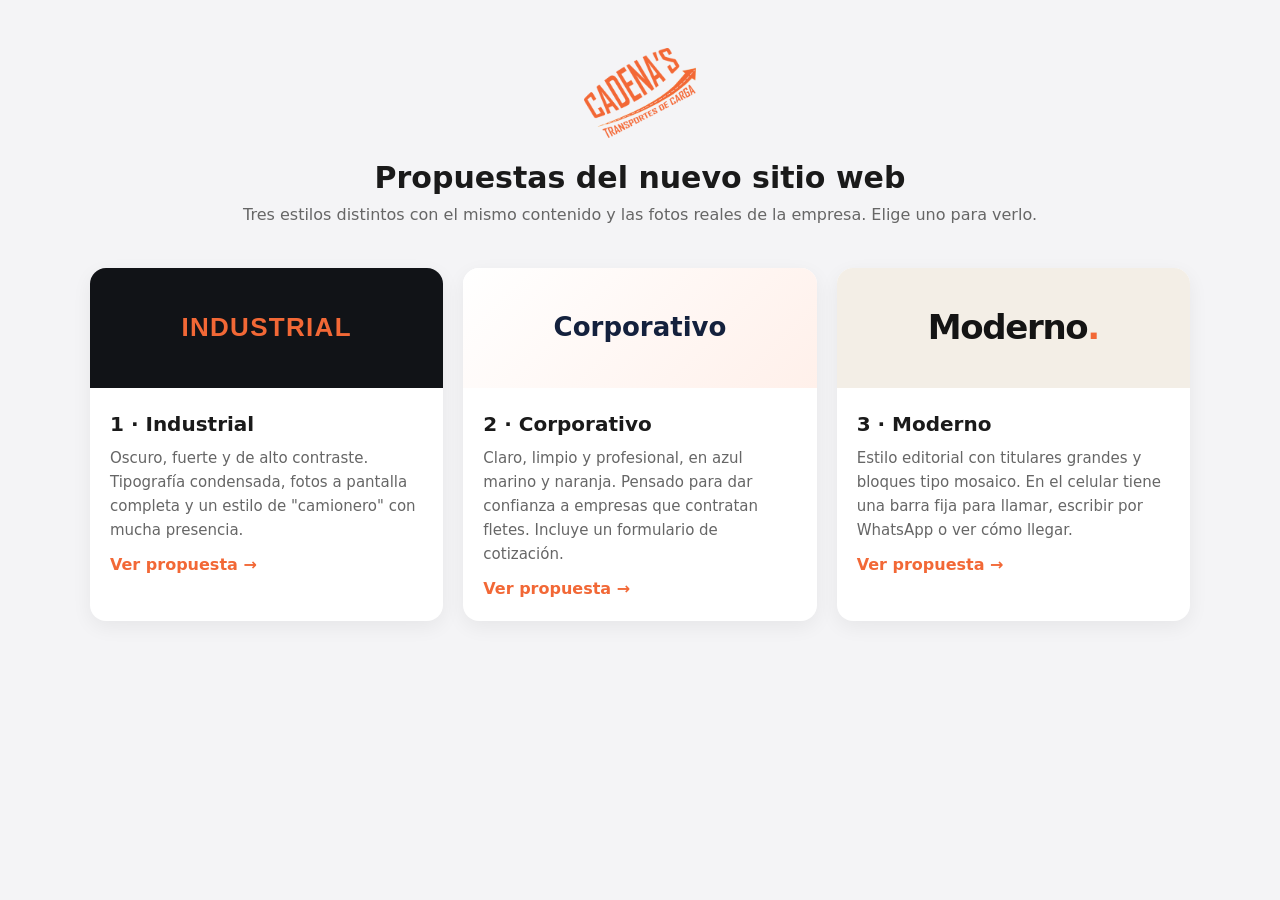
<file: index.html>
<!DOCTYPE html>
<html lang="es">
<head>
<meta charset="utf-8">
<meta name="viewport" content="width=device-width, initial-scale=1">
<title>Cadena's · Propuestas de sitio web</title>
<link rel="icon" href="img/favicon.ico">
<style>
  :root { --n: #f26836; }
  * { box-sizing: border-box; margin: 0; padding: 0; }
  body { font: 16px/1.6 system-ui, sans-serif; background: #f4f4f6; color: #1a1a1a; padding: 48px 20px; }
  main { max-width: 1100px; margin: auto; }
  header { text-align: center; margin-bottom: 40px; }
  header img { height: 90px; margin: 0 auto 16px; display: block; }
  h1 { font-size: 30px; }
  header p { color: #666; }
  .grid { display: grid; grid-template-columns: repeat(auto-fit, minmax(300px, 1fr)); gap: 20px; }
  a.card { background: #fff; border-radius: 16px; overflow: hidden; text-decoration: none; color: inherit; box-shadow: 0 6px 20px rgba(0,0,0,.06); transition: .2s; display: block; }
  a.card:hover { transform: translateY(-4px); box-shadow: 0 16px 40px rgba(0,0,0,.12); }
  .sw { height: 120px; display: flex; align-items: center; justify-content: center; font-weight: 800; font-size: 26px; }
  .card div:last-child { padding: 20px; }
  h2 { font-size: 20px; margin-bottom: 6px; }
  .card p { color: #666; font-size: 15px; }
  .go { color: var(--n); font-weight: 700; margin-top: 10px; display: block; }
</style>
</head>
<body>
<main>
  <header>
    <img src="img/logo.png" alt="Cadena's">
    <h1>Propuestas del nuevo sitio web</h1>
    <p>Tres estilos distintos con el mismo contenido y las fotos reales de la empresa. Elige uno para verlo.</p>
  </header>
  <div class="grid">
    <a class="card" href="v1-industrial/index.html">
      <div class="sw" style="background:#111317;color:#f26836;font-family:Impact,sans-serif;letter-spacing:.05em">INDUSTRIAL</div>
      <div><h2>1 · Industrial</h2><p>Oscuro, fuerte y de alto contraste. Tipografía condensada, fotos a pantalla completa y un estilo de "camionero" con mucha presencia.</p><span class="go">Ver propuesta →</span></div>
    </a>
    <a class="card" href="v2-corporativo/index.html">
      <div class="sw" style="background:linear-gradient(135deg,#fff,#fff0ea);color:#14213d">Corporativo</div>
      <div><h2>2 · Corporativo</h2><p>Claro, limpio y profesional, en azul marino y naranja. Pensado para dar confianza a empresas que contratan fletes. Incluye un formulario de cotización.</p><span class="go">Ver propuesta →</span></div>
    </a>
    <a class="card" href="v3-moderno/index.html">
      <div class="sw" style="background:#f3eee6;color:#141414;font-size:34px;letter-spacing:-.04em">Moderno<span style="color:#f26836">.</span></div>
      <div><h2>3 · Moderno</h2><p>Estilo editorial con titulares grandes y bloques tipo mosaico. En el celular tiene una barra fija para llamar, escribir por WhatsApp o ver cómo llegar.</p><span class="go">Ver propuesta →</span></div>
    </a>
  </div>
</main>
</body>
</html>
</file>
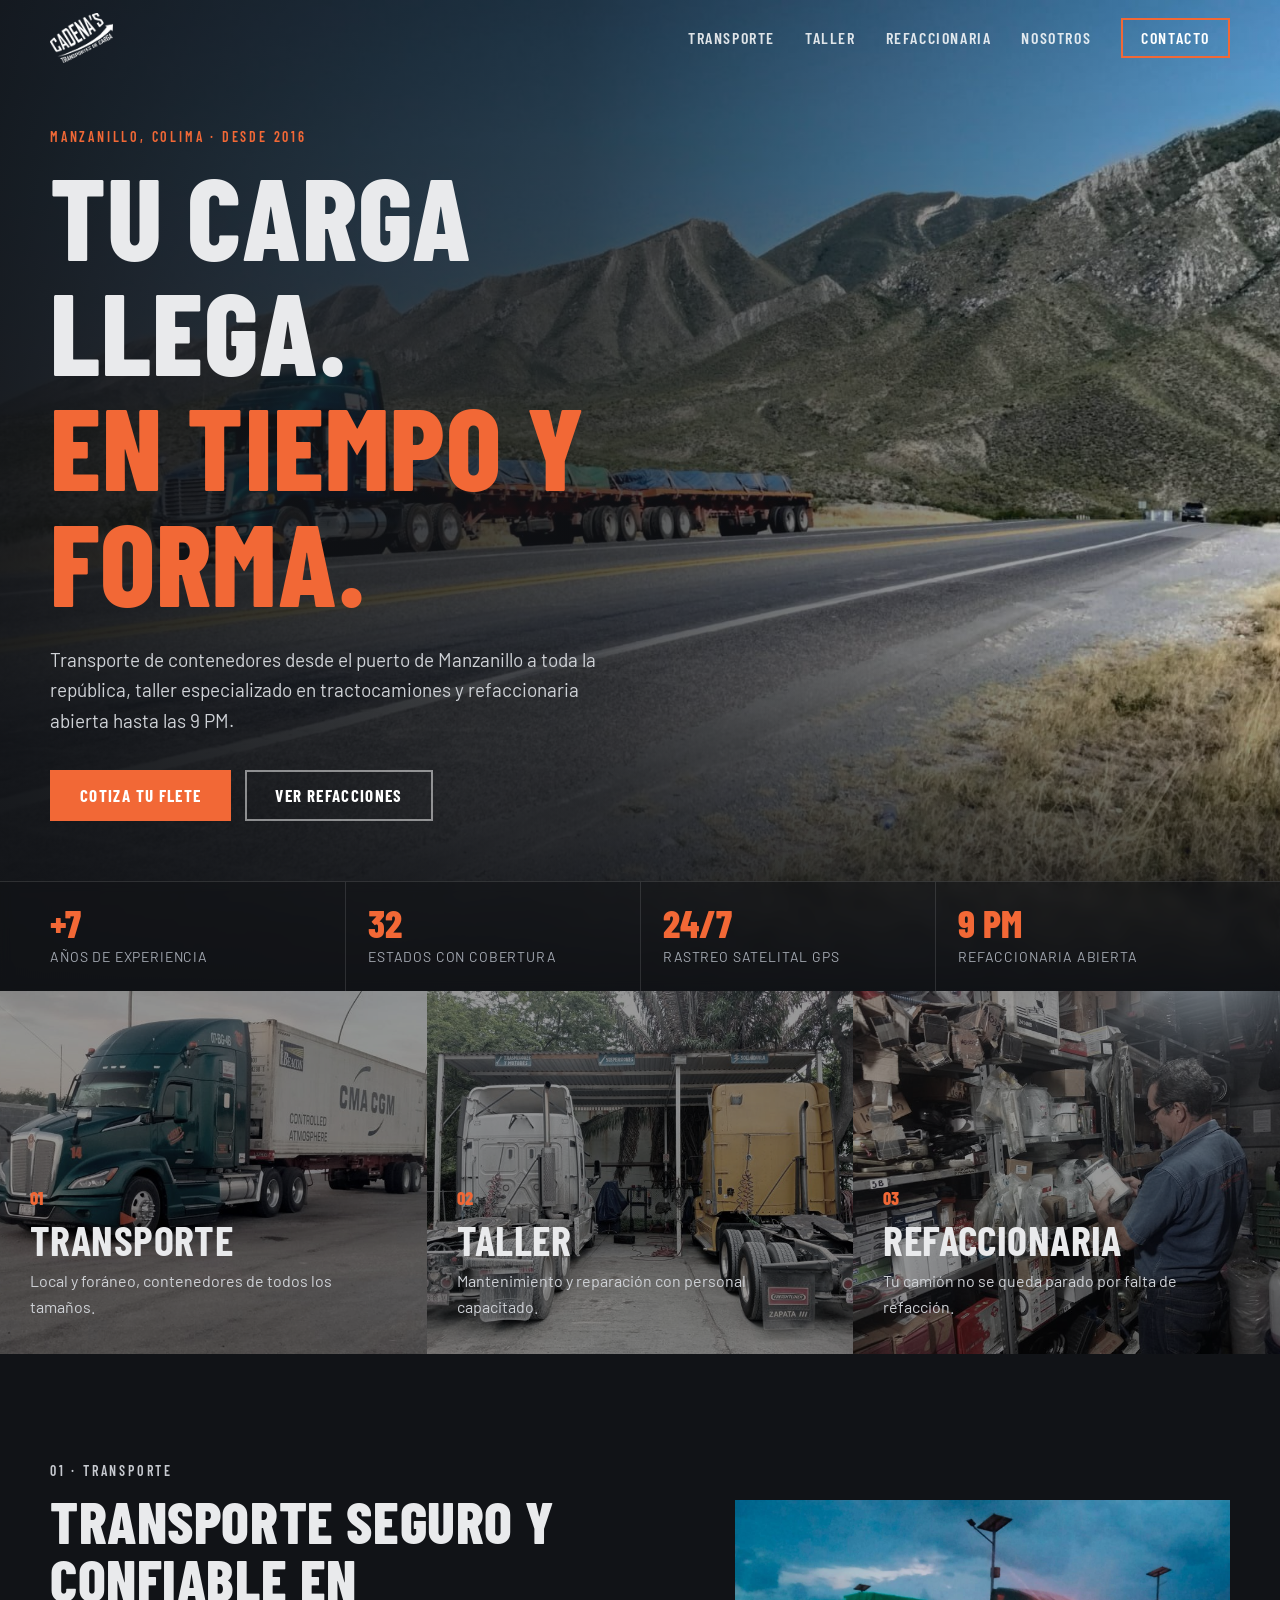
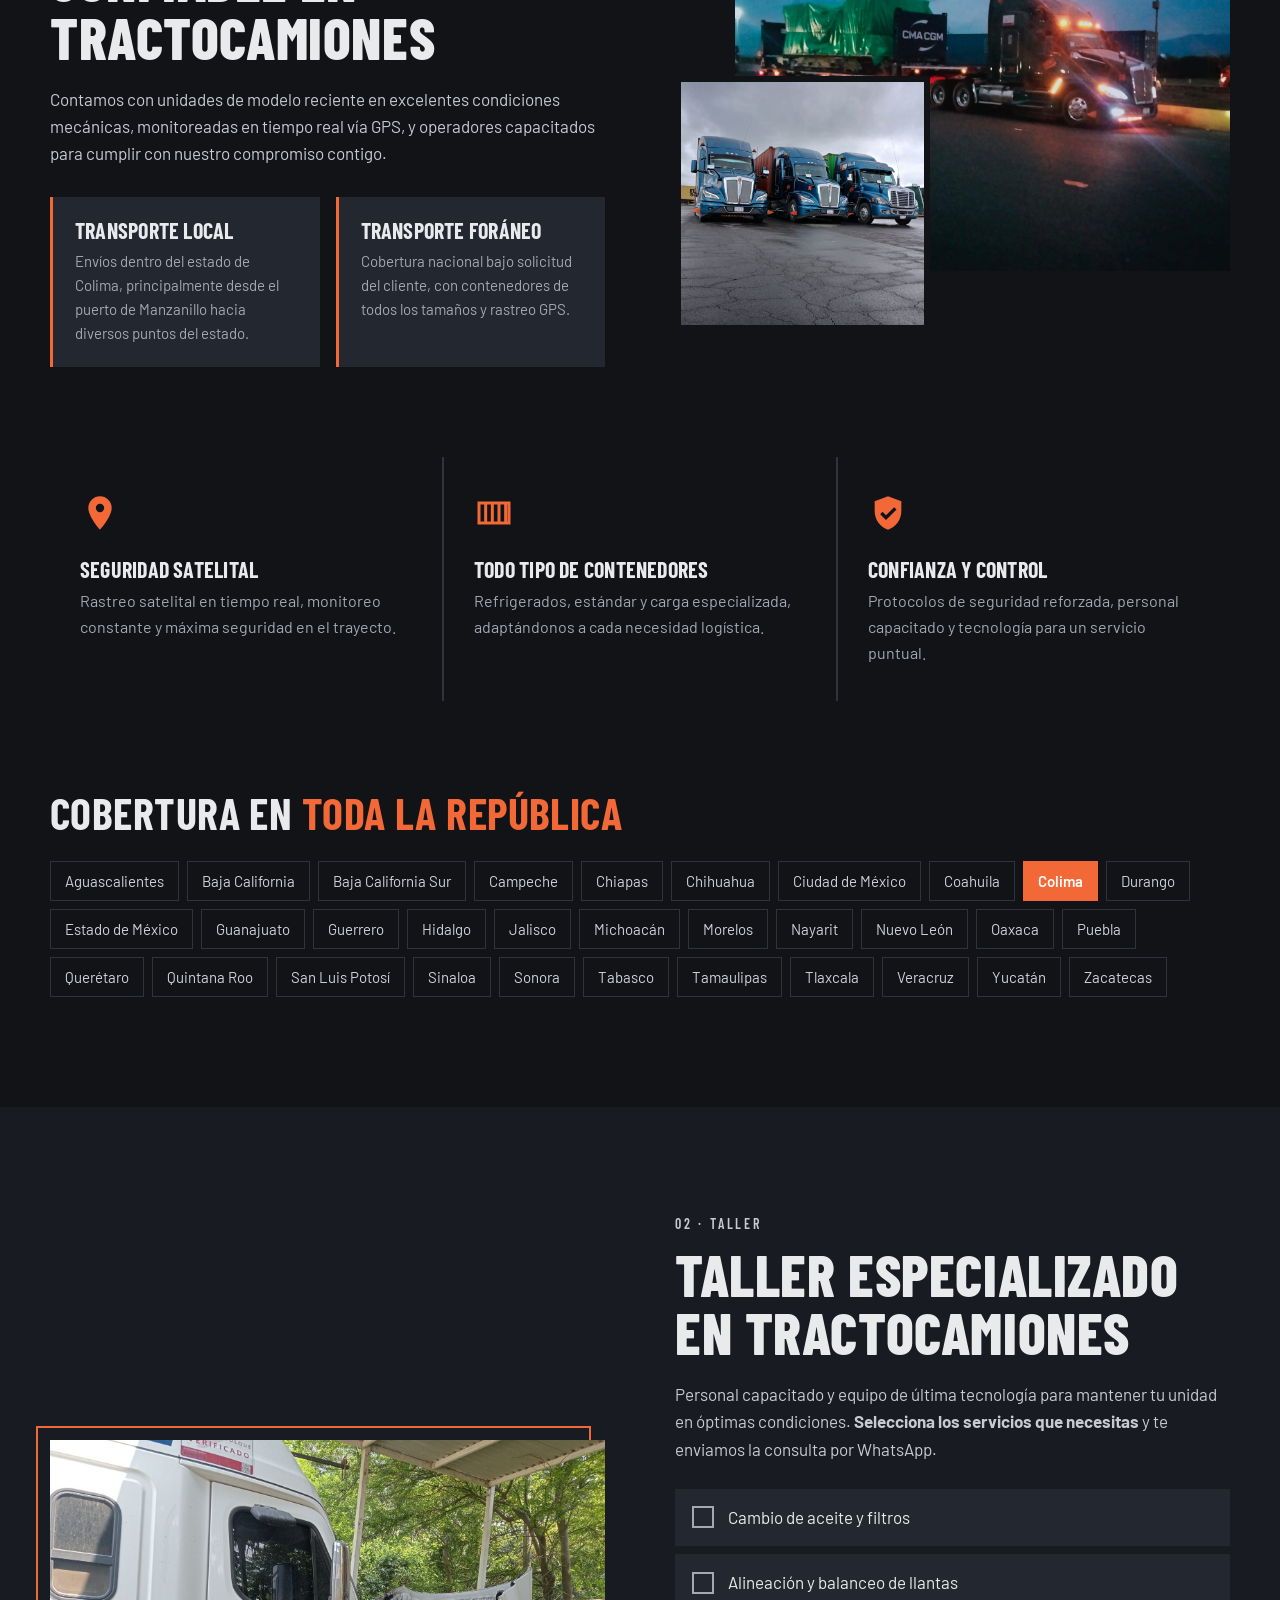
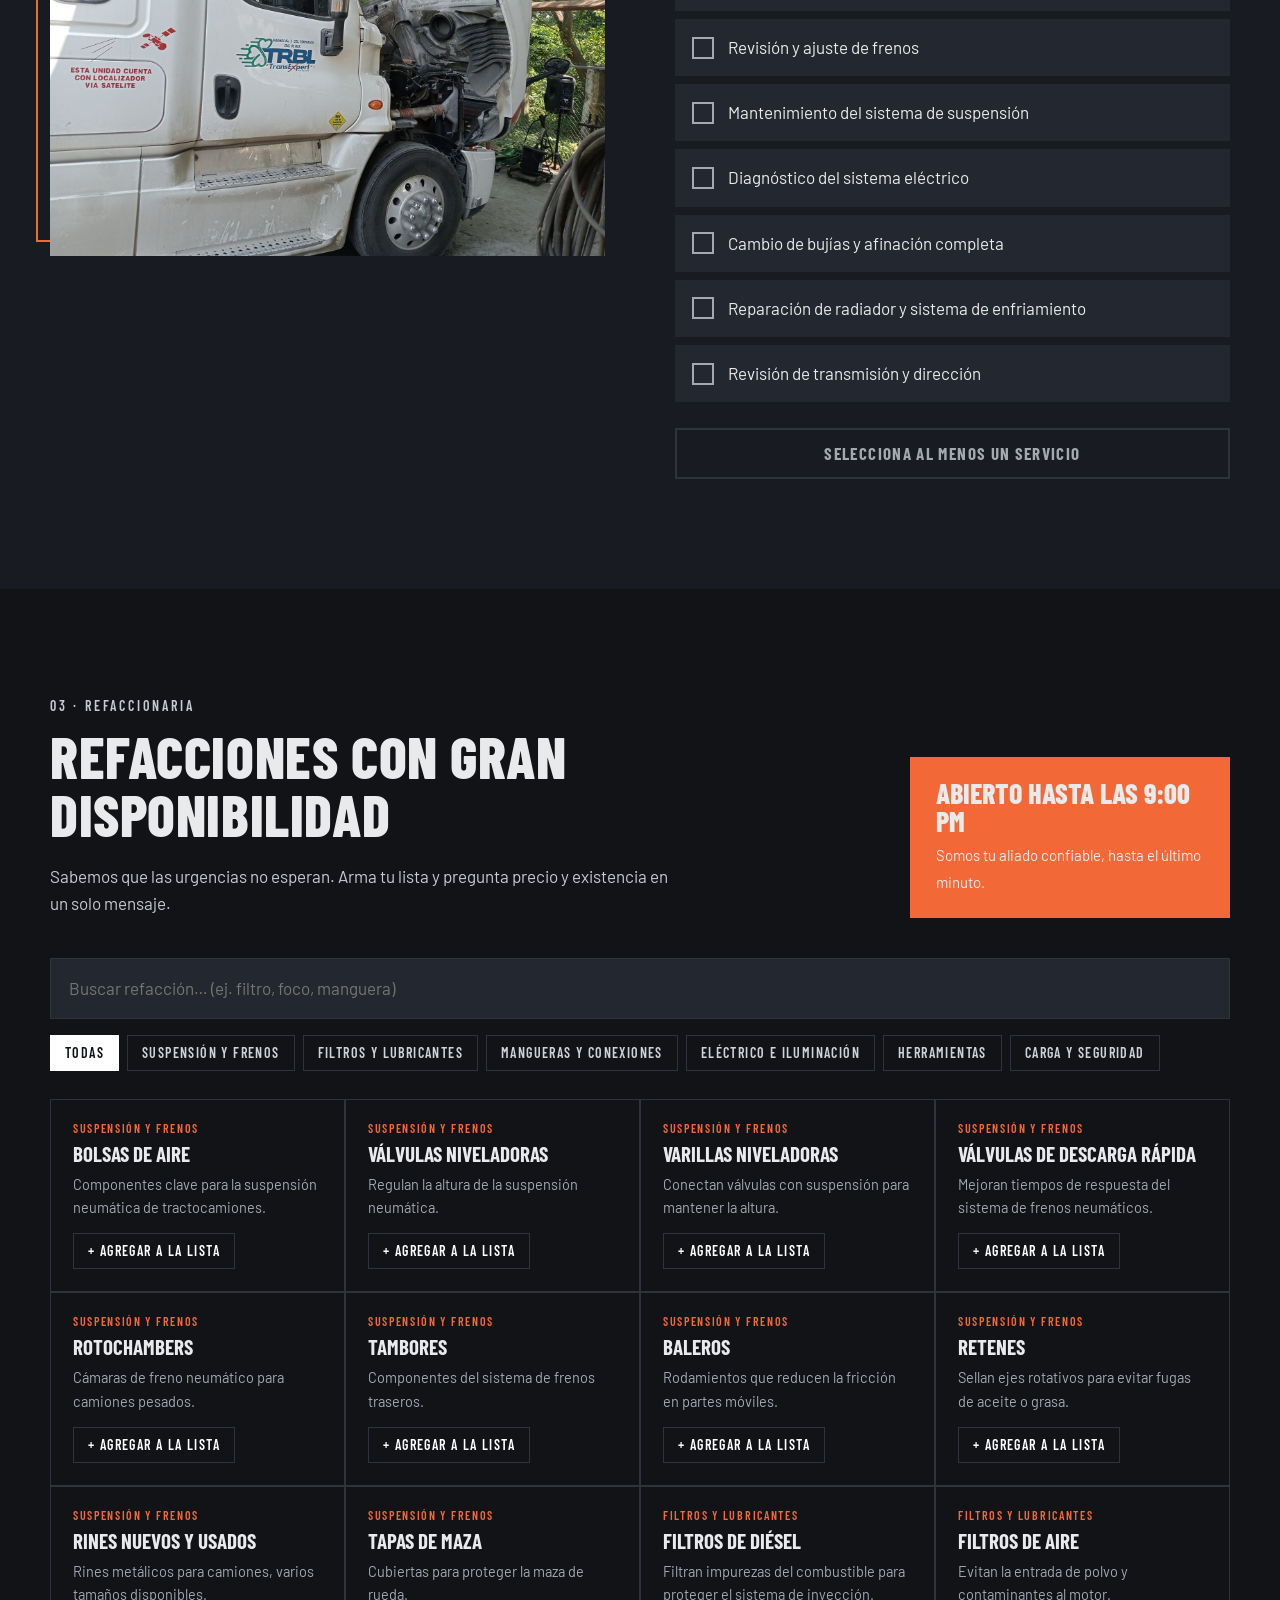
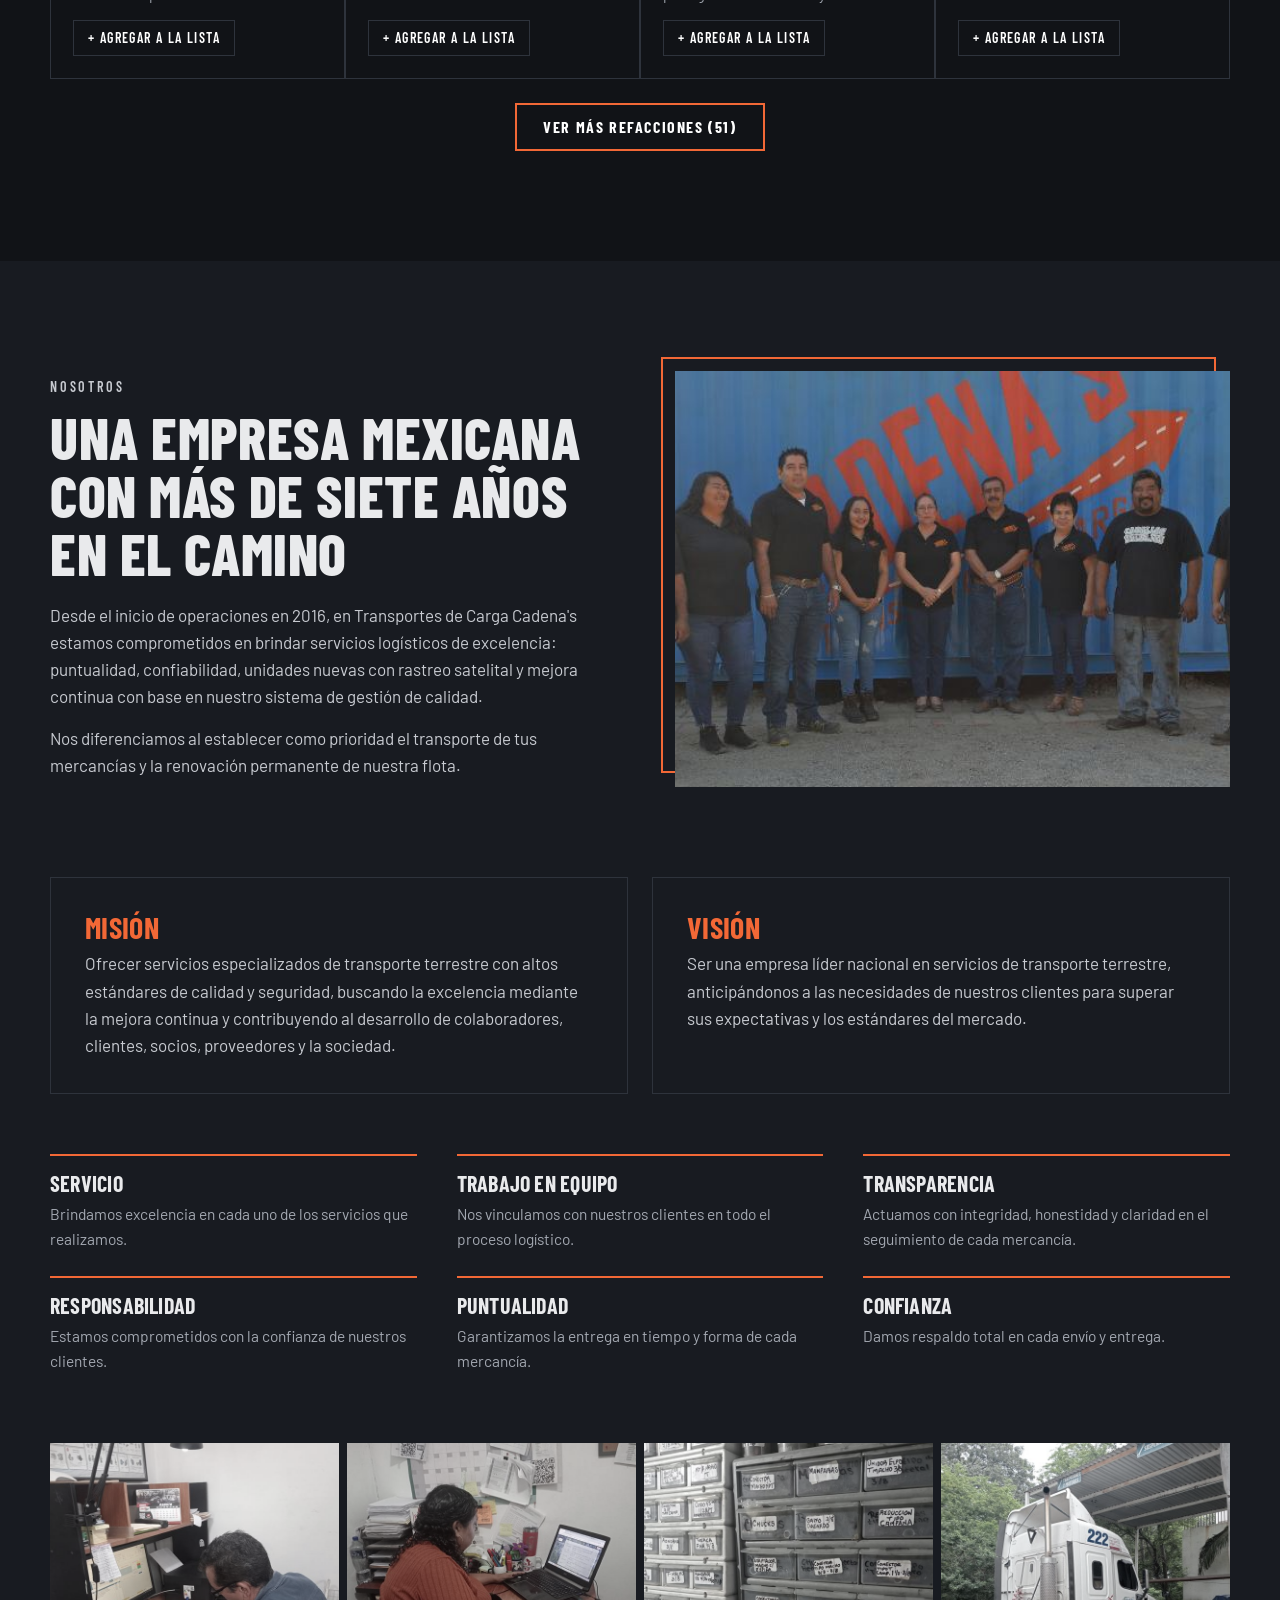
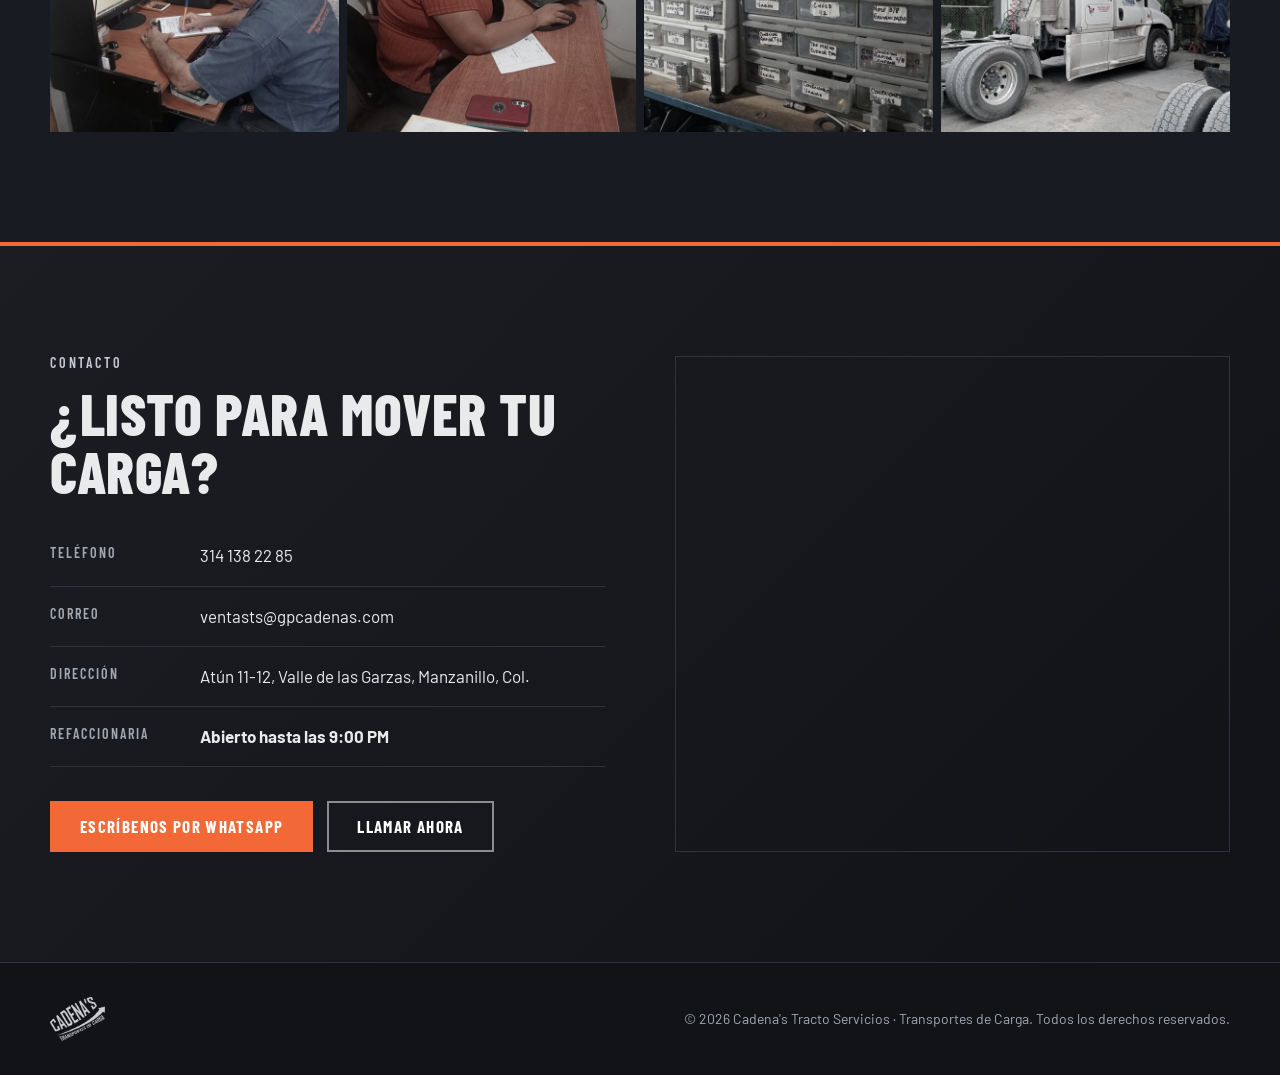
<file: v1-industrial/index.html>
<!DOCTYPE html>
<html lang="es">
<head>
  <meta charset="utf-8">
  <meta name="viewport" content="width=device-width, initial-scale=1">
  <title>Cadena's · Transporte, Taller y Refaccionaria en Manzanillo</title>
  <meta name="description" content="Transportes de Carga Cadena's: transporte de contenedores desde el puerto de Manzanillo, taller de tractocamiones y refaccionaria abierta hasta las 9 PM.">
  <link rel="icon" href="../img/favicon.ico">
  <link rel="preconnect" href="https://fonts.googleapis.com">
  <link rel="preconnect" href="https://fonts.gstatic.com" crossorigin>
  <link href="https://fonts.googleapis.com/css2?family=Barlow+Condensed:wght@500;600;700;800&family=Barlow:wght@400;500;600&display=swap" rel="stylesheet">
  <link rel="stylesheet" href="estilos.css">
</head>
<body>

<header class="top" id="top">
  <div class="wrap top__in">
    <a href="#inicio" class="brand"><img src="../img/logo-blanco.png" alt="Cadena's Transportes de Carga"></a>
    <nav class="nav" id="nav">
      <a href="#transporte">Transporte</a>
      <a href="#taller">Taller</a>
      <a href="#refaccionaria">Refaccionaria</a>
      <a href="#nosotros">Nosotros</a>
      <a href="#contacto" class="nav__cta">Contacto</a>
    </nav>
    <button class="burger" id="burger" aria-label="Abrir menú" aria-expanded="false"><span></span><span></span><span></span></button>
  </div>
</header>

<!-- ============ HERO ============ -->
<section class="hero" id="inicio">
  <div class="hero__bg"><img src="../img/carretera.jpg" alt="" fetchpriority="high"></div>
  <div class="wrap hero__in">
    <p class="kicker">Manzanillo, Colima · Desde 2016</p>
    <h1>Tu carga llega.<br><span>En tiempo y forma.</span></h1>
    <p class="hero__lead">Transporte de contenedores desde el puerto de Manzanillo a toda la república, taller especializado en tractocamiones y refaccionaria abierta hasta las 9 PM.</p>
    <div class="hero__btns">
      <a href="#contacto" class="btn btn--fill">Cotiza tu flete</a>
      <a href="#refaccionaria" class="btn btn--line">Ver refacciones</a>
    </div>
  </div>
  <div class="hero__stats">
    <div class="wrap stats">
      <div><b>+7</b><span>años de experiencia</span></div>
      <div><b>32</b><span>estados con cobertura</span></div>
      <div><b>24/7</b><span>rastreo satelital GPS</span></div>
      <div><b>9 PM</b><span>refaccionaria abierta</span></div>
    </div>
  </div>
</section>

<!-- ============ 3 DIVISIONES ============ -->
<section class="divs">
  <a href="#transporte" class="div-card">
    <img src="../img/contenedor-sm.jpg" alt="Tractocamión con contenedor" loading="lazy">
    <div class="div-card__txt"><em>01</em><h3>Transporte</h3><p>Local y foráneo, contenedores de todos los tamaños.</p></div>
  </a>
  <a href="#taller" class="div-card">
    <img src="../img/taller-1-sm.jpg" alt="Taller de tractocamiones" loading="lazy">
    <div class="div-card__txt"><em>02</em><h3>Taller</h3><p>Mantenimiento y reparación con personal capacitado.</p></div>
  </a>
  <a href="#refaccionaria" class="div-card">
    <img src="../img/refacciones-2-sm.jpg" alt="Refaccionaria" loading="lazy">
    <div class="div-card__txt"><em>03</em><h3>Refaccionaria</h3><p>Tu camión no se queda parado por falta de refacción.</p></div>
  </a>
</section>

<!-- ============ TRANSPORTE ============ -->
<section class="sec" id="transporte">
  <div class="wrap split">
    <div>
      <p class="kicker">01 · Transporte</p>
      <h2>Transporte seguro y confiable en tractocamiones</h2>
      <p>Contamos con unidades de modelo reciente en excelentes condiciones mecánicas, monitoreadas en tiempo real vía GPS, y operadores capacitados para cumplir con nuestro compromiso contigo.</p>
      <div class="duo">
        <div class="box">
          <h4>Transporte local</h4>
          <p>Envíos dentro del estado de Colima, principalmente desde el puerto de Manzanillo hacia diversos puntos del estado.</p>
        </div>
        <div class="box">
          <h4>Transporte foráneo</h4>
          <p>Cobertura nacional bajo solicitud del cliente, con contenedores de todos los tamaños y rastreo GPS.</p>
        </div>
      </div>
    </div>
    <figure class="photo-stack">
      <img src="../img/nocturno.jpg" alt="Tractocamión de Cadena's de noche con carga" loading="lazy">
      <img src="../img/flota-sm.jpg" alt="Flota de tractocamiones" loading="lazy">
    </figure>
  </div>

  <div class="wrap feats">
    <div class="feat">
      <svg viewBox="0 0 24 24"><path d="M12 2a7 7 0 0 0-7 7c0 5.3 7 13 7 13s7-7.7 7-13a7 7 0 0 0-7-7Zm0 9.5A2.5 2.5 0 1 1 12 6.5a2.5 2.5 0 0 1 0 5Z"/></svg>
      <h4>Seguridad satelital</h4>
      <p>Rastreo satelital en tiempo real, monitoreo constante y máxima seguridad en el trayecto.</p>
    </div>
    <div class="feat">
      <svg viewBox="0 0 24 24"><path d="M3 6h18v12H3zM7 6v12M11 6v12M15 6v12M19 6v12" fill="none" stroke="currentColor" stroke-width="1.8"/></svg>
      <h4>Todo tipo de contenedores</h4>
      <p>Refrigerados, estándar y carga especializada, adaptándonos a cada necesidad logística.</p>
    </div>
    <div class="feat">
      <svg viewBox="0 0 24 24"><path d="M12 2 4 5v6c0 5 3.4 9.7 8 11 4.6-1.3 8-6 8-11V5l-8-3Zm-1.2 14.2-3.5-3.5 1.4-1.4 2.1 2.1 4.9-4.9 1.4 1.4-6.3 6.3Z"/></svg>
      <h4>Confianza y control</h4>
      <p>Protocolos de seguridad reforzada, personal capacitado y tecnología para un servicio puntual.</p>
    </div>
  </div>

  <div class="wrap cobertura">
    <h3>Cobertura en <span>toda la república</span></h3>
    <ul class="estados" id="estados"></ul>
  </div>
</section>

<!-- ============ TALLER ============ -->
<section class="sec sec--dark2" id="taller">
  <div class="wrap split split--rev">
    <figure class="photo-single"><img src="../img/mantenimiento.jpg" alt="Tractocamión en mantenimiento" loading="lazy"></figure>
    <div>
      <p class="kicker">02 · Taller</p>
      <h2>Taller especializado en tractocamiones</h2>
      <p>Personal capacitado y equipo de última tecnología para mantener tu unidad en óptimas condiciones. <strong>Selecciona los servicios que necesitas</strong> y te enviamos la consulta por WhatsApp.</p>
      <ul class="checks" id="servicios"></ul>
      <a class="btn btn--fill btn--block is-off" id="btnTaller" href="#" target="_blank" rel="noopener">Selecciona al menos un servicio</a>
    </div>
  </div>
</section>

<!-- ============ REFACCIONARIA ============ -->
<section class="sec" id="refaccionaria">
  <div class="wrap">
    <div class="ref-head">
      <div>
        <p class="kicker">03 · Refaccionaria</p>
        <h2>Refacciones con gran disponibilidad</h2>
        <p>Sabemos que las urgencias no esperan. Arma tu lista y pregunta precio y existencia en un solo mensaje.</p>
      </div>
      <div class="horario"><b>Abierto hasta las 9:00 PM</b><span>Somos tu aliado confiable, hasta el último minuto.</span></div>
    </div>

    <div class="tools">
      <input type="search" id="buscar" placeholder="Buscar refacción… (ej. filtro, foco, manguera)" aria-label="Buscar refacción">
      <div class="chips" id="cats"></div>
    </div>
    <div class="catalogo" id="catalogo"></div>
    <p class="vacio" id="vacio" hidden>No encontramos esa refacción en el catálogo, pero pregúntanos: es muy probable que la tengamos.</p>
  </div>
</section>

<!-- ============ NOSOTROS ============ -->
<section class="sec sec--dark2" id="nosotros">
  <div class="wrap split">
    <div>
      <p class="kicker">Nosotros</p>
      <h2>Una empresa mexicana con más de siete años en el camino</h2>
      <p>Desde el inicio de operaciones en 2016, en Transportes de Carga Cadena's estamos comprometidos en brindar servicios logísticos de excelencia: puntualidad, confiabilidad, unidades nuevas con rastreo satelital y mejora continua con base en nuestro sistema de gestión de calidad.</p>
      <p>Nos diferenciamos al establecer como prioridad el transporte de tus mercancías y la renovación permanente de nuestra flota.</p>
    </div>
    <figure class="photo-single"><img src="../img/equipo.jpg" alt="Equipo de Cadena's" loading="lazy"></figure>
  </div>
  <div class="wrap mv">
    <div class="mv__item">
      <h4>Misión</h4>
      <p>Ofrecer servicios especializados de transporte terrestre con altos estándares de calidad y seguridad, buscando la excelencia mediante la mejora continua y contribuyendo al desarrollo de colaboradores, clientes, socios, proveedores y la sociedad.</p>
    </div>
    <div class="mv__item">
      <h4>Visión</h4>
      <p>Ser una empresa líder nacional en servicios de transporte terrestre, anticipándonos a las necesidades de nuestros clientes para superar sus expectativas y los estándares del mercado.</p>
    </div>
  </div>
  <div class="wrap valores" id="valores"></div>
  <div class="wrap galeria">
    <img src="../img/oficina-1-sm.jpg" alt="Oficina administrativa" loading="lazy">
    <img src="../img/oficina-2-sm.jpg" alt="Personal administrativo" loading="lazy">
    <img src="../img/almacen-sm.jpg" alt="Almacén de refacciones" loading="lazy">
    <img src="../img/taller-2-sm.jpg" alt="Tractocamión en el taller" loading="lazy">
  </div>
</section>

<!-- ============ CONTACTO ============ -->
<section class="sec contacto" id="contacto">
  <div class="wrap split">
    <div>
      <p class="kicker">Contacto</p>
      <h2>¿Listo para mover tu carga?</h2>
      <ul class="datos">
        <li><span>Teléfono</span><a href="tel:+523141382285">314 138 22 85</a></li>
        <li><span>Correo</span><a href="mailto:ventasts@gpcadenas.com">ventasts@gpcadenas.com</a></li>
        <li><span>Dirección</span><a href="https://maps.google.com/?q=19.0870384,-104.2930196" target="_blank" rel="noopener">Atún 11-12, Valle de las Garzas, Manzanillo, Col.</a></li>
        <li><span>Refaccionaria</span><b>Abierto hasta las 9:00 PM</b></li>
      </ul>
      <div class="hero__btns">
        <a class="btn btn--fill" href="https://wa.me/5213141382285?text=Hola%2C%20quiero%20m%C3%A1s%20informaci%C3%B3n%20sobre%20sus%20servicios" target="_blank" rel="noopener">Escríbenos por WhatsApp</a>
        <a class="btn btn--line" href="tel:+523141382285">Llamar ahora</a>
      </div>
    </div>
    <div class="mapa"><iframe title="Ubicación de Cadena's" loading="lazy" src="https://www.google.com/maps?q=19.0870384,-104.2930196&z=17&output=embed"></iframe></div>
  </div>
</section>

<footer class="foot">
  <div class="wrap foot__in">
    <img src="../img/logo-blanco.png" alt="Cadena's">
    <p>© <span id="anio"></span> Cadena's Tracto Servicios · Transportes de Carga. Todos los derechos reservados.</p>
  </div>
</footer>

<!-- Barra de lista de refacciones -->
<div class="lista" id="lista" hidden>
  <span><b id="listaN">0</b> refacciones en tu lista</span>
  <button type="button" id="listaLimpiar">Vaciar</button>
  <a id="listaEnviar" href="#" target="_blank" rel="noopener" class="btn btn--fill">Consultar por WhatsApp</a>
</div>

<script src="../comun/datos.js"></script>
<script src="../comun/interaccion.js"></script>
</body>
</html>
</file>
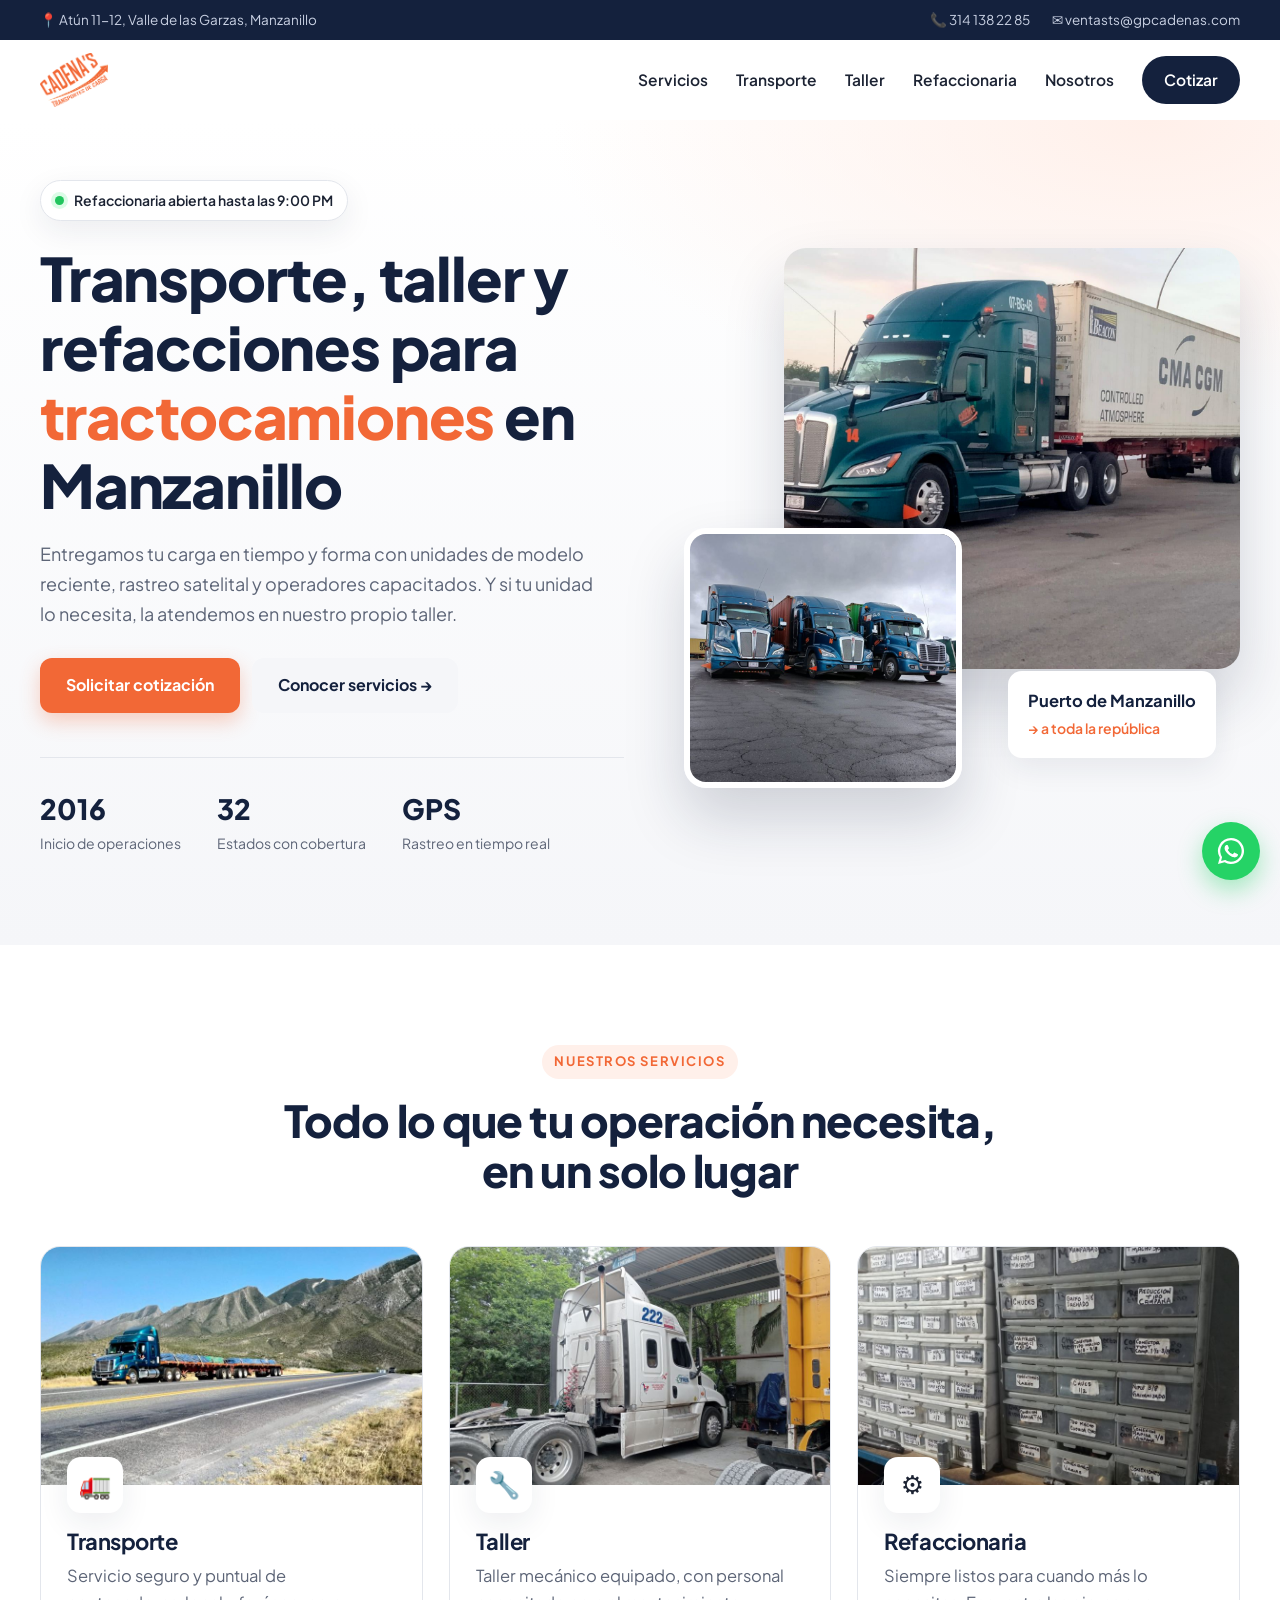
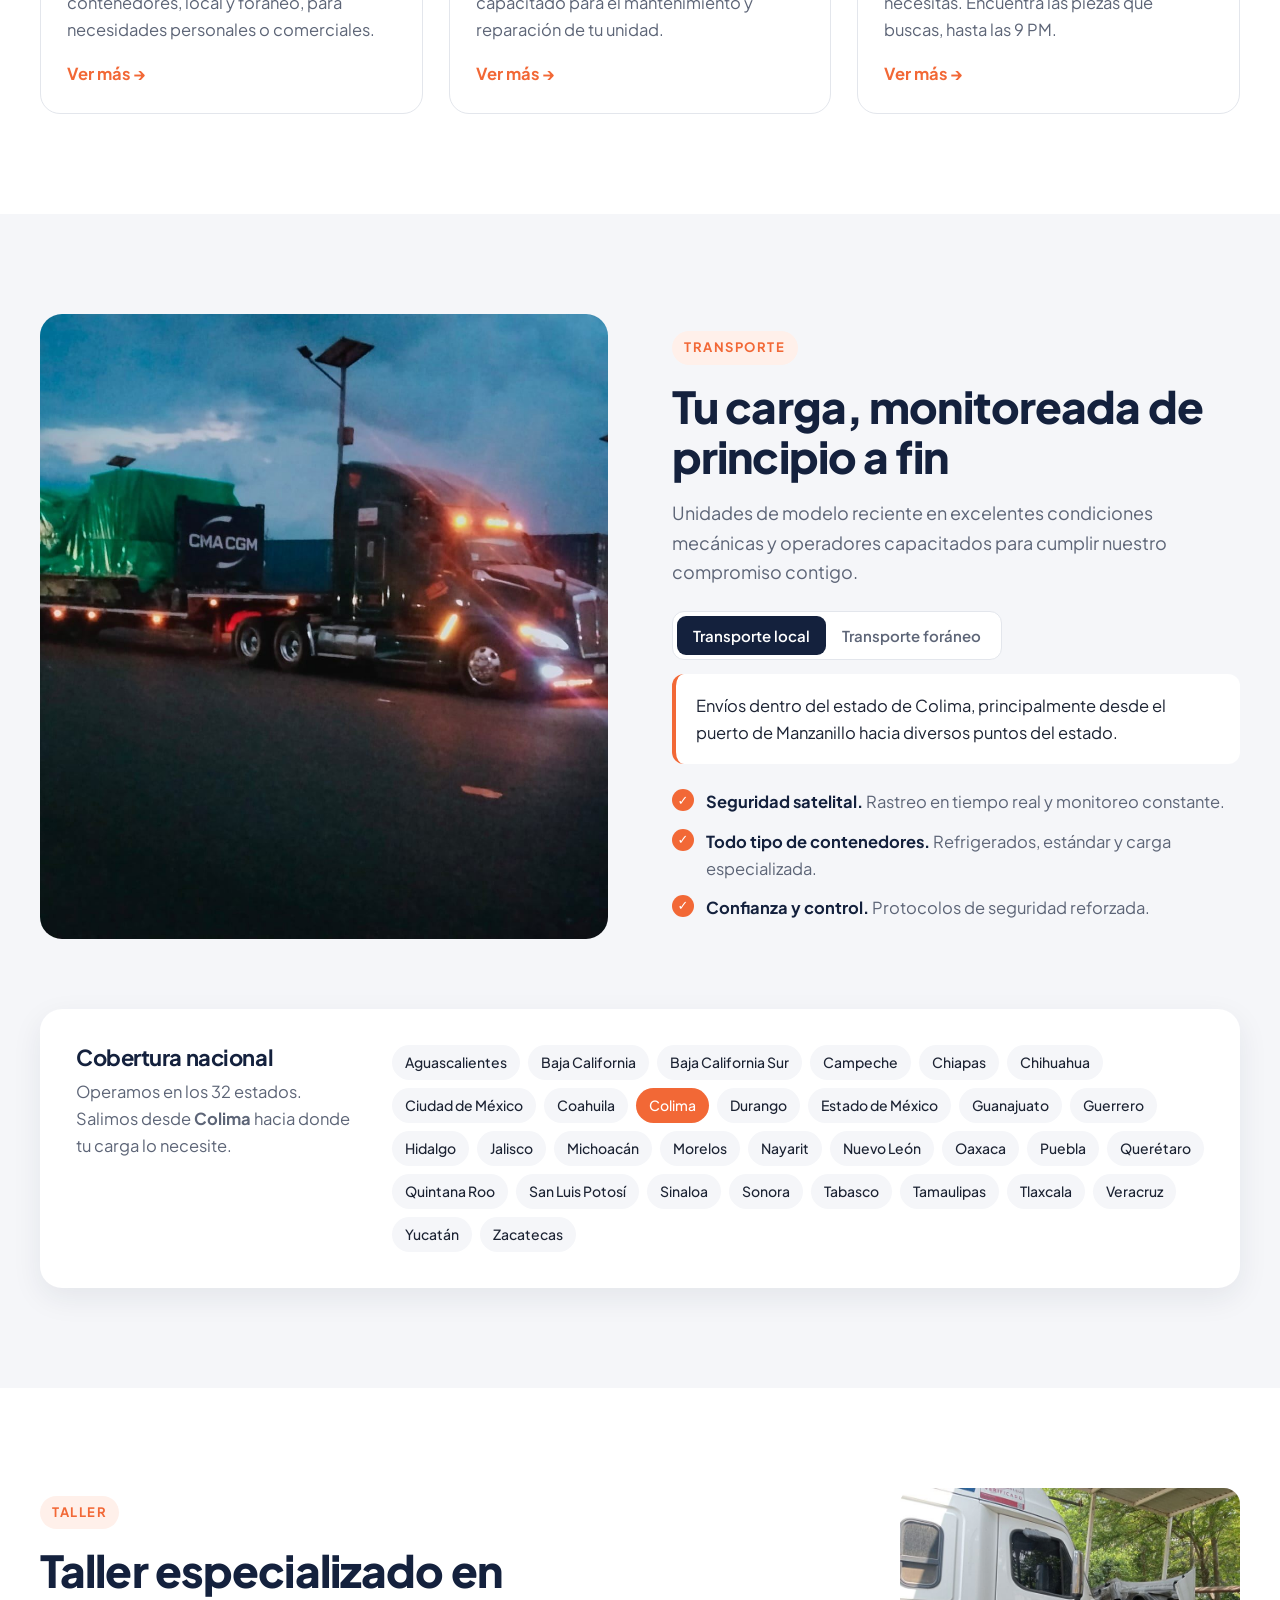
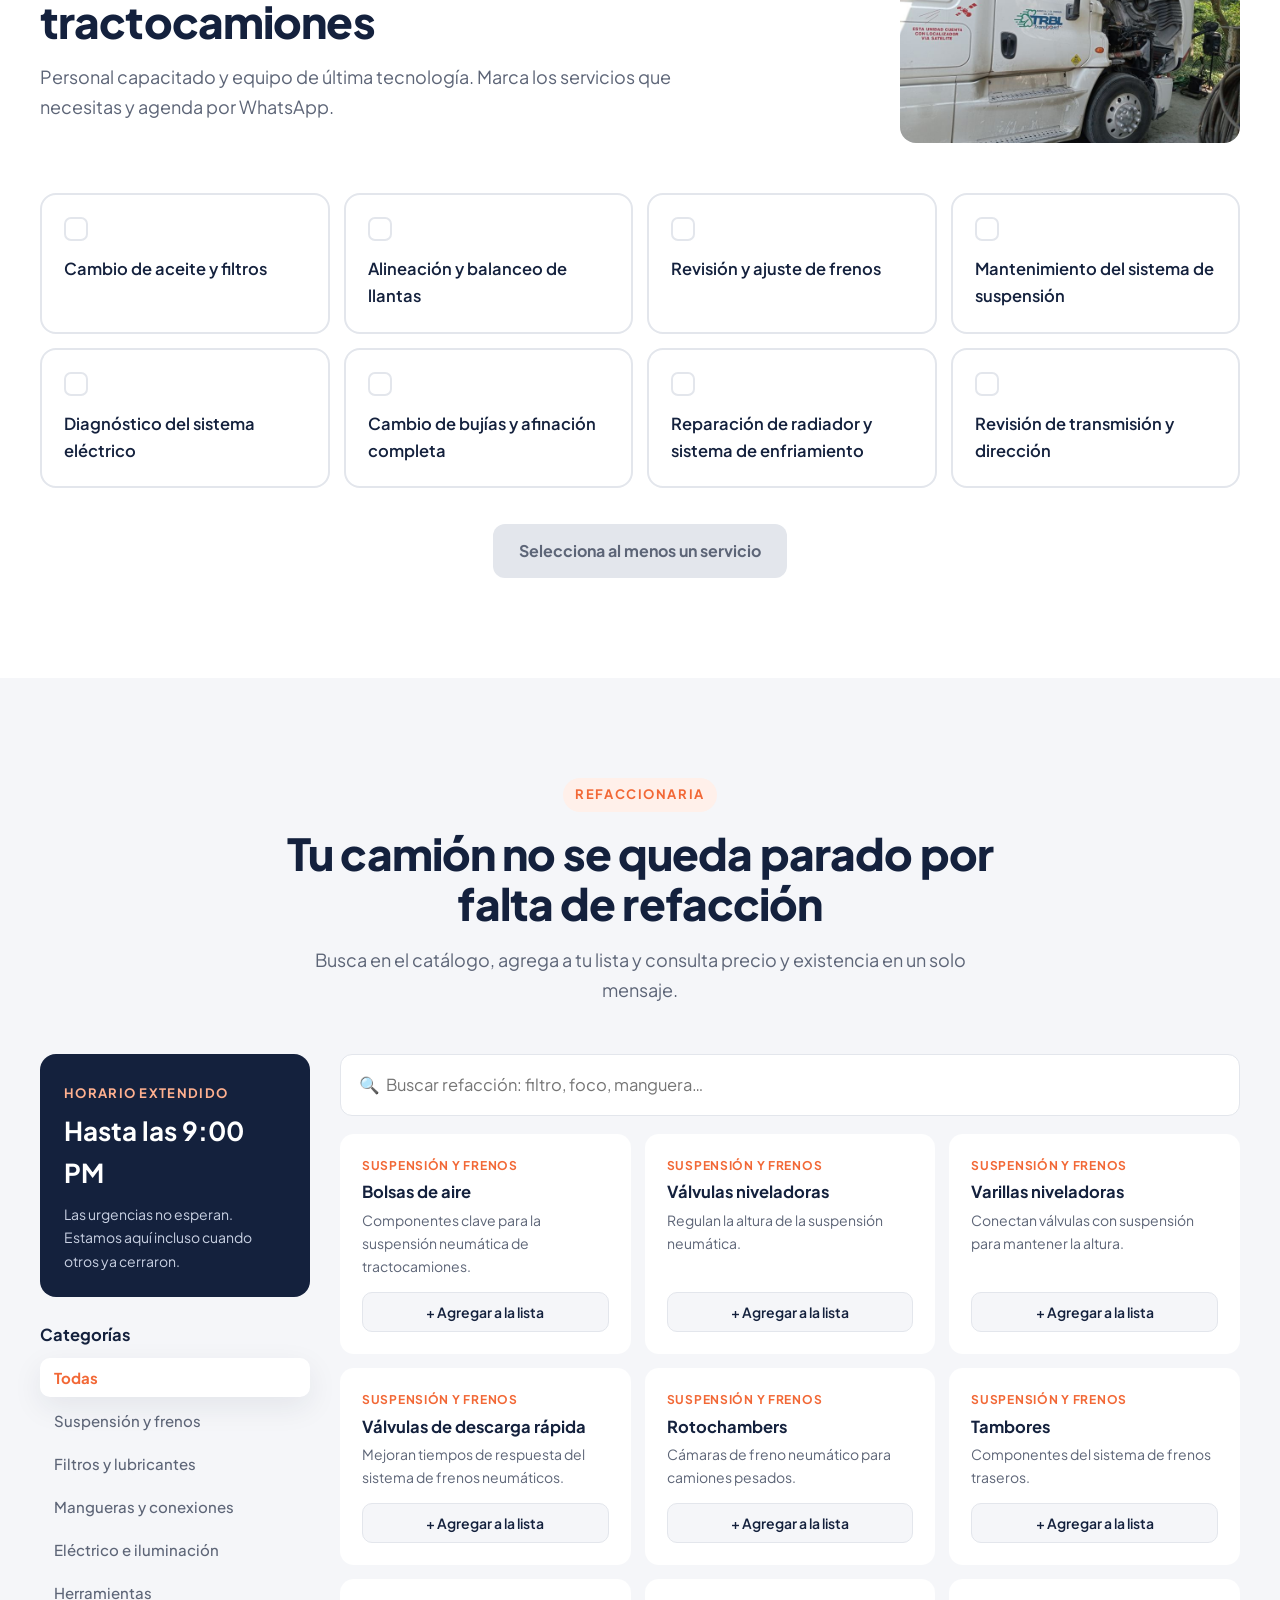
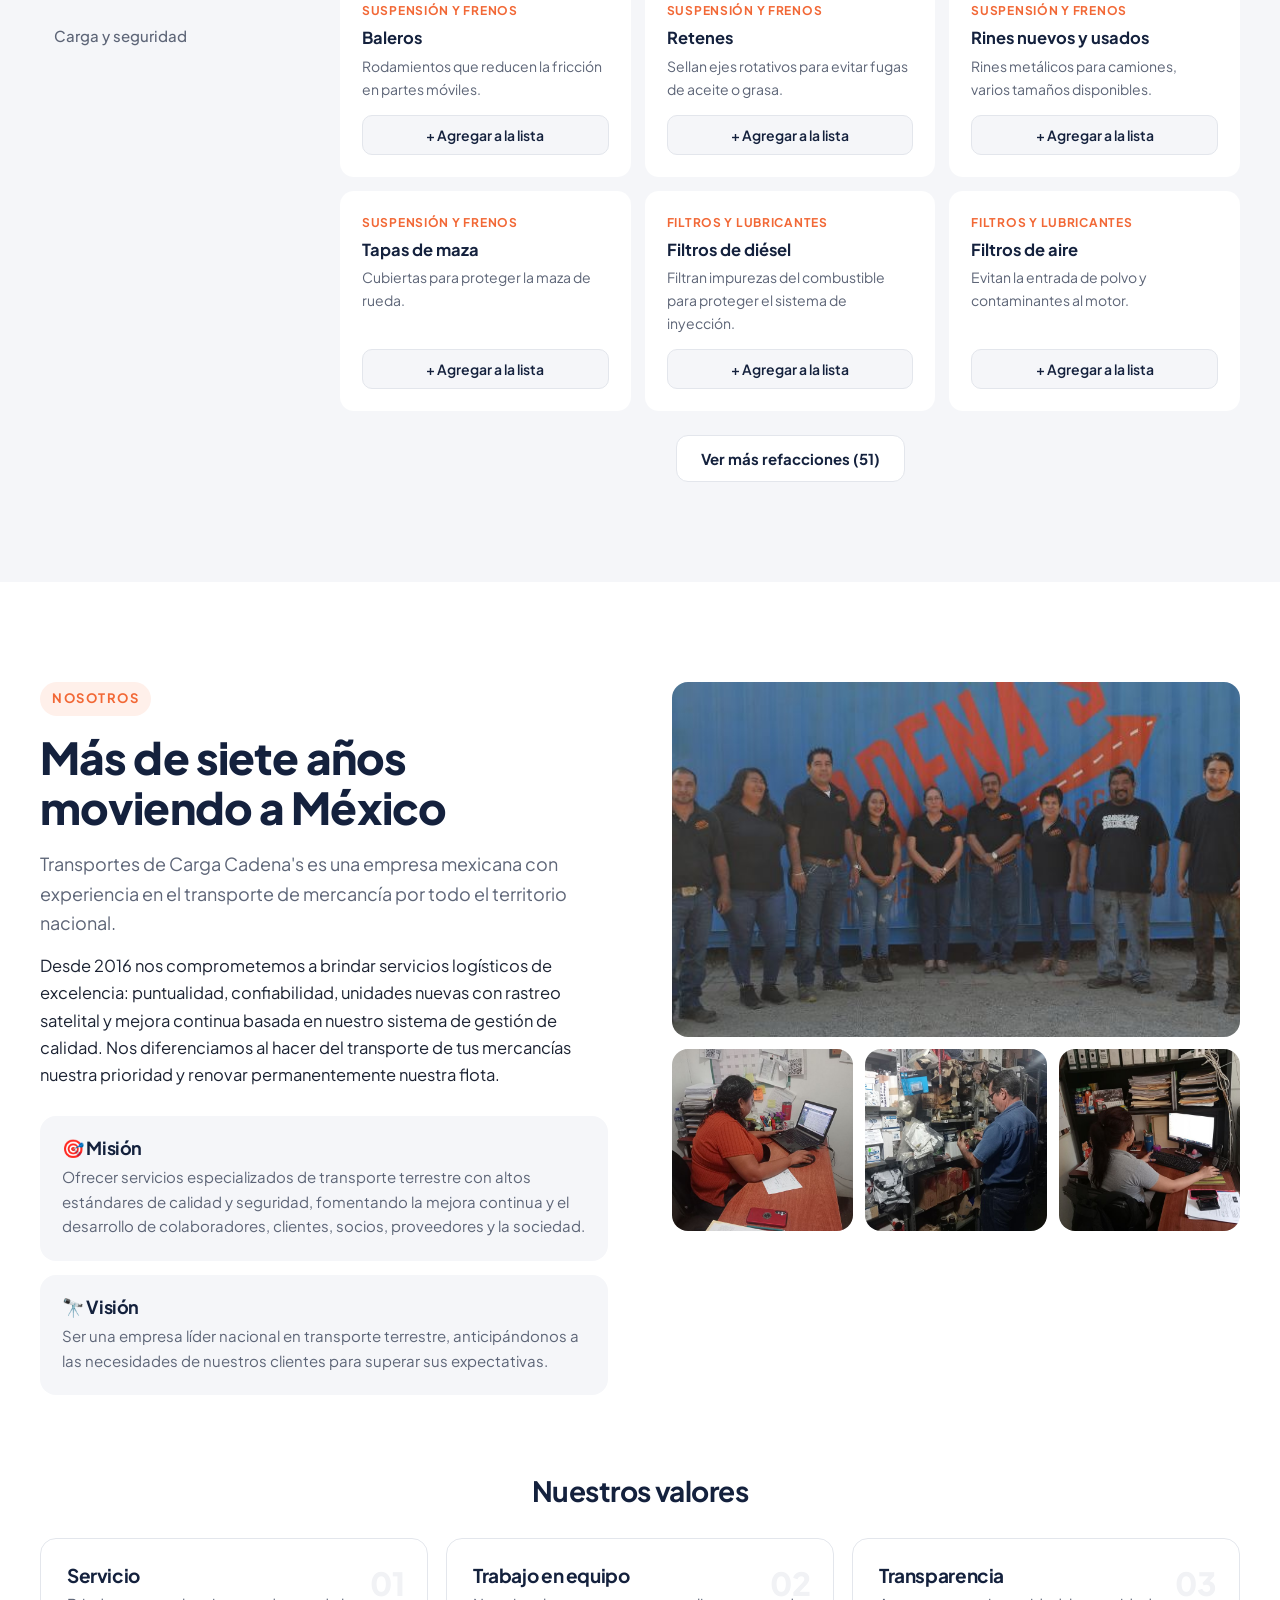
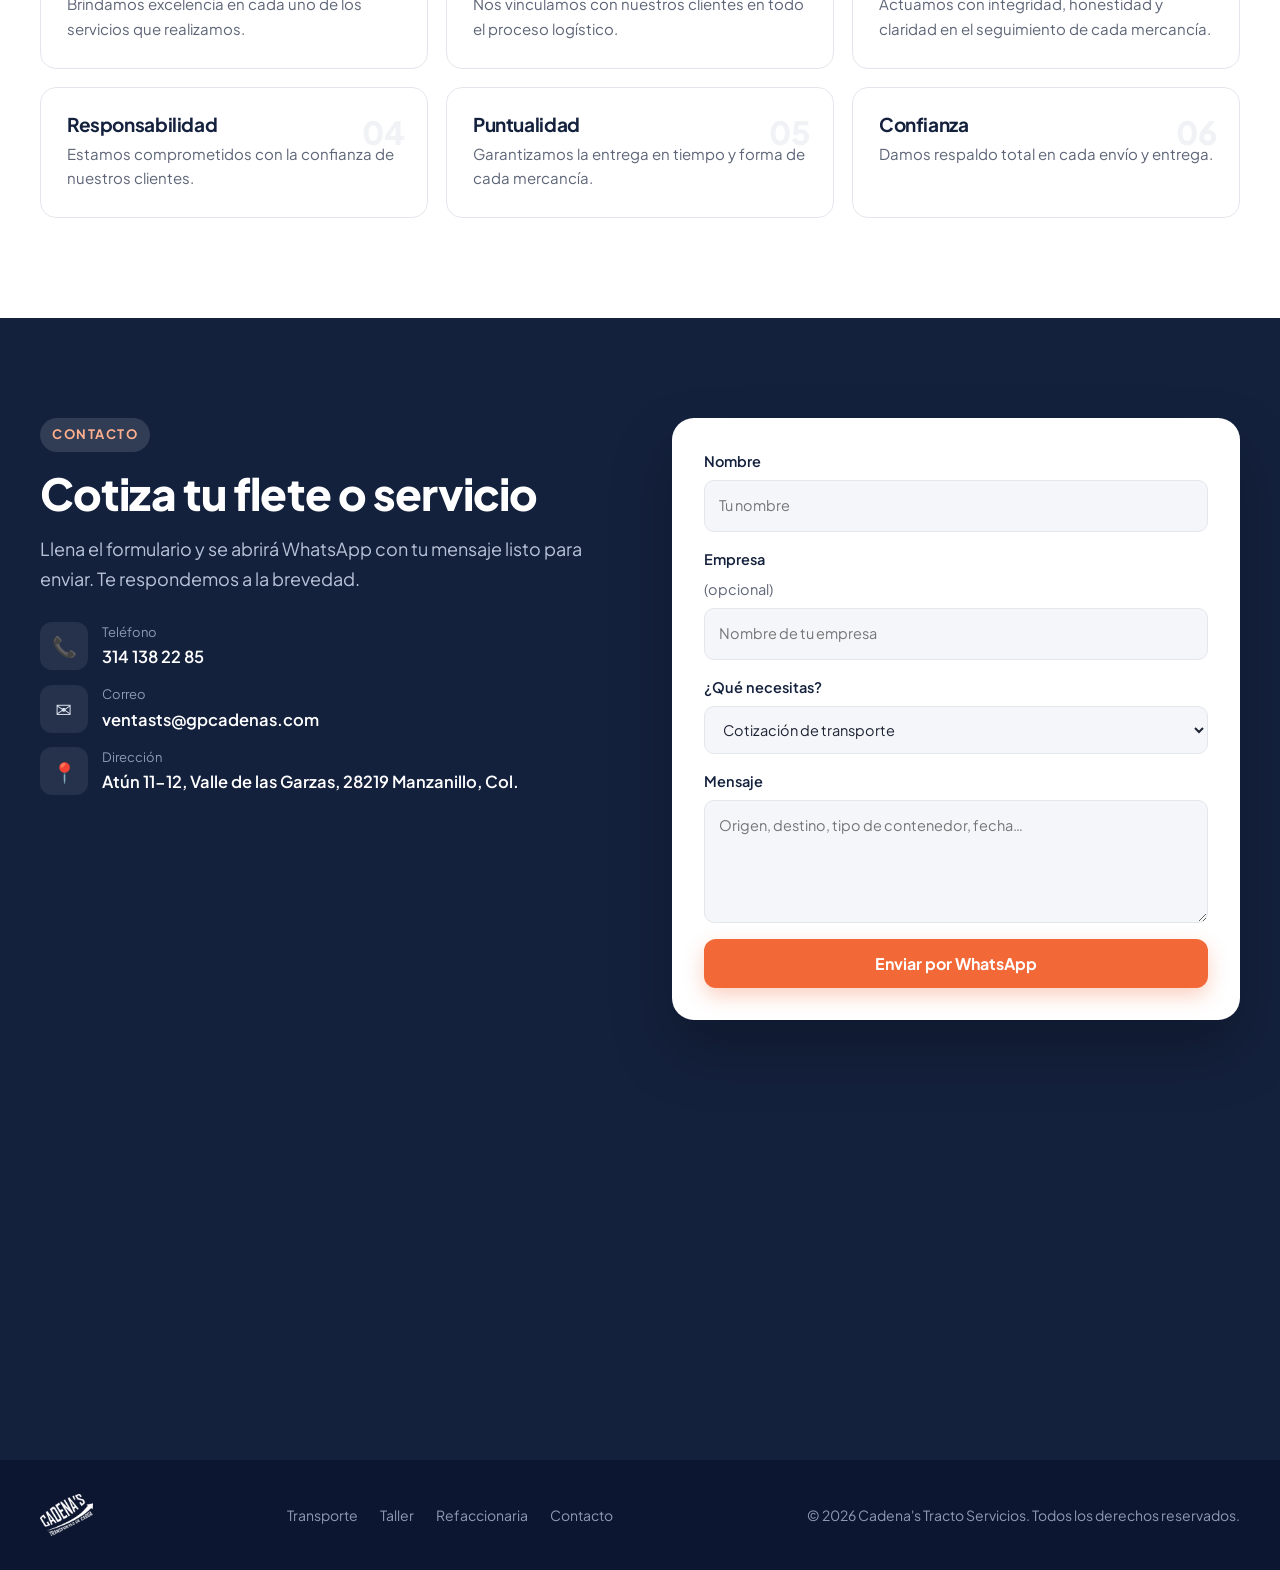
<file: v2-corporativo/index.html>
<!DOCTYPE html>
<html lang="es">
<head>
  <meta charset="utf-8">
  <meta name="viewport" content="width=device-width, initial-scale=1">
  <title>Cadena's · Transportes de Carga, Taller y Refaccionaria</title>
  <meta name="description" content="Transportes de Carga Cadena's en Manzanillo, Colima: fletes de contenedores con rastreo GPS, taller de tractocamiones y refaccionaria abierta hasta las 9 PM.">
  <link rel="icon" href="../img/favicon.ico">
  <link rel="preconnect" href="https://fonts.googleapis.com">
  <link rel="preconnect" href="https://fonts.gstatic.com" crossorigin>
  <link href="https://fonts.googleapis.com/css2?family=Plus+Jakarta+Sans:wght@400;500;600;700;800&display=swap" rel="stylesheet">
  <link rel="stylesheet" href="estilos.css">
</head>
<body>

<div class="infobar">
  <div class="wrap infobar__in">
    <span>📍 Atún 11-12, Valle de las Garzas, Manzanillo</span>
    <span class="infobar__r"><a href="tel:+523141382285">📞 314 138 22 85</a><a href="mailto:ventasts@gpcadenas.com">✉️ ventasts@gpcadenas.com</a></span>
  </div>
</div>

<header class="top">
  <div class="wrap top__in">
    <a href="#inicio" class="brand"><img src="../img/logo.png" alt="Cadena's Transportes de Carga"></a>
    <nav class="nav" id="nav">
      <a href="#servicios-sec">Servicios</a>
      <a href="#transporte">Transporte</a>
      <a href="#taller">Taller</a>
      <a href="#refaccionaria">Refaccionaria</a>
      <a href="#nosotros">Nosotros</a>
      <a href="#contacto" class="pill">Cotizar</a>
    </nav>
    <button class="burger" id="burger" aria-label="Abrir menú" aria-expanded="false"><span></span><span></span><span></span></button>
  </div>
</header>

<!-- ============ HERO ============ -->
<section class="hero" id="inicio">
  <div class="wrap hero__in">
    <div class="hero__txt">
      <span class="badge"><i></i> Refaccionaria abierta hasta las 9:00 PM</span>
      <h1>Transporte, taller y refacciones para <span>tractocamiones</span> en Manzanillo</h1>
      <p>Entregamos tu carga en tiempo y forma con unidades de modelo reciente, rastreo satelital y operadores capacitados. Y si tu unidad lo necesita, la atendemos en nuestro propio taller.</p>
      <div class="btns">
        <a href="#contacto" class="btn btn--pri">Solicitar cotización</a>
        <a href="#servicios-sec" class="btn btn--sec">Conocer servicios →</a>
      </div>
      <ul class="trust">
        <li><b>2016</b>Inicio de operaciones</li>
        <li><b>32</b>Estados con cobertura</li>
        <li><b>GPS</b>Rastreo en tiempo real</li>
      </ul>
    </div>
    <div class="hero__media">
      <img class="m1" src="../img/contenedor.jpg" alt="Tractocamión con contenedor CMA CGM" fetchpriority="high">
      <img class="m2" src="../img/flota-sm.jpg" alt="Flota de tractocamiones Cadena's">
      <div class="hero__card">
        <b>Puerto de Manzanillo</b>
        <span>→ a toda la república</span>
      </div>
    </div>
  </div>
</section>

<!-- ============ SERVICIOS ============ -->
<section class="sec" id="servicios-sec">
  <div class="wrap">
    <div class="head">
      <span class="eyebrow">Nuestros servicios</span>
      <h2>Todo lo que tu operación necesita, en un solo lugar</h2>
    </div>
    <div class="cards3">
      <a href="#transporte" class="card">
        <div class="card__img"><img src="../img/carretera-sm.jpg" alt="" loading="lazy"></div>
        <div class="card__body">
          <span class="ico">🚛</span>
          <h3>Transporte</h3>
          <p>Servicio seguro y puntual de contenedores, local y foráneo, para necesidades personales o comerciales.</p>
          <span class="more">Ver más →</span>
        </div>
      </a>
      <a href="#taller" class="card">
        <div class="card__img"><img src="../img/taller-2-sm.jpg" alt="" loading="lazy"></div>
        <div class="card__body">
          <span class="ico">🔧</span>
          <h3>Taller</h3>
          <p>Taller mecánico equipado, con personal capacitado para el mantenimiento y reparación de tu unidad.</p>
          <span class="more">Ver más →</span>
        </div>
      </a>
      <a href="#refaccionaria" class="card">
        <div class="card__img"><img src="../img/almacen-sm.jpg" alt="" loading="lazy"></div>
        <div class="card__body">
          <span class="ico">⚙️</span>
          <h3>Refaccionaria</h3>
          <p>Siempre listos para cuando más lo necesitas. Encuentra las piezas que buscas, hasta las 9 PM.</p>
          <span class="more">Ver más →</span>
        </div>
      </a>
    </div>
  </div>
</section>

<!-- ============ TRANSPORTE ============ -->
<section class="sec sec--tint" id="transporte">
  <div class="wrap two">
    <div class="photo"><img src="../img/nocturno.jpg" alt="Tractocamión con carga especial de noche" loading="lazy"></div>
    <div>
      <span class="eyebrow">Transporte</span>
      <h2>Tu carga, monitoreada de principio a fin</h2>
      <p class="lead">Unidades de modelo reciente en excelentes condiciones mecánicas y operadores capacitados para cumplir nuestro compromiso contigo.</p>
      <div class="tabs" role="tablist">
        <button class="tab is-on" data-tab="local" role="tab">Transporte local</button>
        <button class="tab" data-tab="foraneo" role="tab">Transporte foráneo</button>
      </div>
      <div class="tabpanel" data-panel="local">
        <p>Envíos dentro del estado de Colima, principalmente desde el puerto de Manzanillo hacia diversos puntos del estado.</p>
      </div>
      <div class="tabpanel" data-panel="foraneo" hidden>
        <p>Cobertura en toda la república bajo solicitud del cliente, con contenedores de todos los tamaños y rastreo GPS.</p>
      </div>
      <ul class="ticks">
        <li><b>Seguridad satelital.</b> Rastreo en tiempo real y monitoreo constante.</li>
        <li><b>Todo tipo de contenedores.</b> Refrigerados, estándar y carga especializada.</li>
        <li><b>Confianza y control.</b> Protocolos de seguridad reforzada.</li>
      </ul>
    </div>
  </div>
  <div class="wrap cover">
    <div>
      <h3>Cobertura nacional</h3>
      <p>Operamos en los 32 estados. Salimos desde <b>Colima</b> hacia donde tu carga lo necesite.</p>
    </div>
    <ul class="estados" id="estados"></ul>
  </div>
</section>

<!-- ============ TALLER ============ -->
<section class="sec" id="taller">
  <div class="wrap">
    <div class="head head--row">
      <div>
        <span class="eyebrow">Taller</span>
        <h2>Taller especializado en tractocamiones</h2>
        <p class="lead">Personal capacitado y equipo de última tecnología. Marca los servicios que necesitas y agenda por WhatsApp.</p>
      </div>
      <img class="head__img" src="../img/mantenimiento-sm.jpg" alt="Tractocamión en mantenimiento" loading="lazy">
    </div>
    <ul class="svc" id="servicios"></ul>
    <div class="center"><a class="btn btn--pri is-off" id="btnTaller" href="#" target="_blank" rel="noopener">Selecciona al menos un servicio</a></div>
  </div>
</section>

<!-- ============ REFACCIONARIA ============ -->
<section class="sec sec--tint" id="refaccionaria">
  <div class="wrap">
    <div class="head">
      <span class="eyebrow">Refaccionaria</span>
      <h2>Tu camión no se queda parado por falta de refacción</h2>
      <p class="lead">Busca en el catálogo, agrega a tu lista y consulta precio y existencia en un solo mensaje.</p>
    </div>
    <div class="shop">
      <aside class="shop__side">
        <div class="hours">
          <span>Horario extendido</span>
          <b>Hasta las 9:00 PM</b>
          <p>Las urgencias no esperan. Estamos aquí incluso cuando otros ya cerraron.</p>
        </div>
        <p class="side__t">Categorías</p>
        <div class="cats" id="cats"></div>
      </aside>
      <div class="shop__main">
        <input type="search" id="buscar" placeholder="🔍  Buscar refacción: filtro, foco, manguera…" aria-label="Buscar refacción">
        <div class="catalogo" id="catalogo"></div>
        <p class="vacio" id="vacio" hidden>No encontramos esa refacción en el catálogo, pero pregúntanos: es muy probable que la tengamos.</p>
      </div>
    </div>
  </div>
</section>

<!-- ============ NOSOTROS ============ -->
<section class="sec" id="nosotros">
  <div class="wrap two two--top">
    <div>
      <span class="eyebrow">Nosotros</span>
      <h2>Más de siete años moviendo a México</h2>
      <p class="lead">Transportes de Carga Cadena's es una empresa mexicana con experiencia en el transporte de mercancía por todo el territorio nacional.</p>
      <p>Desde 2016 nos comprometemos a brindar servicios logísticos de excelencia: puntualidad, confiabilidad, unidades nuevas con rastreo satelital y mejora continua basada en nuestro sistema de gestión de calidad. Nos diferenciamos al hacer del transporte de tus mercancías nuestra prioridad y renovar permanentemente nuestra flota.</p>
      <div class="mv">
        <div><h4>🎯 Misión</h4><p>Ofrecer servicios especializados de transporte terrestre con altos estándares de calidad y seguridad, fomentando la mejora continua y el desarrollo de colaboradores, clientes, socios, proveedores y la sociedad.</p></div>
        <div><h4>🔭 Visión</h4><p>Ser una empresa líder nacional en transporte terrestre, anticipándonos a las necesidades de nuestros clientes para superar sus expectativas.</p></div>
      </div>
    </div>
    <div class="team">
      <img src="../img/equipo.jpg" alt="Equipo de trabajo de Cadena's" loading="lazy">
      <div class="team__grid">
        <img src="../img/oficina-2-sm.jpg" alt="Área administrativa" loading="lazy">
        <img src="../img/refacciones-1-sm.jpg" alt="Atención en refaccionaria" loading="lazy">
        <img src="../img/oficina-3-sm.jpg" alt="Área de operaciones" loading="lazy">
      </div>
    </div>
  </div>
  <div class="wrap">
    <h3 class="val-t">Nuestros valores</h3>
    <div class="valores" id="valores"></div>
  </div>
</section>

<!-- ============ CONTACTO ============ -->
<section class="sec contacto" id="contacto">
  <div class="wrap two two--top">
    <div>
      <span class="eyebrow eyebrow--light">Contacto</span>
      <h2>Cotiza tu flete o servicio</h2>
      <p class="lead">Llena el formulario y se abrirá WhatsApp con tu mensaje listo para enviar. Te respondemos a la brevedad.</p>
      <ul class="cdatos">
        <li><span>📞</span><div><small>Teléfono</small><a href="tel:+523141382285">314 138 22 85</a></div></li>
        <li><span>✉️</span><div><small>Correo</small><a href="mailto:ventasts@gpcadenas.com">ventasts@gpcadenas.com</a></div></li>
        <li><span>📍</span><div><small>Dirección</small><a href="https://maps.google.com/?q=19.0870384,-104.2930196" target="_blank" rel="noopener">Atún 11-12, Valle de las Garzas, 28219 Manzanillo, Col.</a></div></li>
      </ul>
    </div>
    <form class="form" id="form">
      <label>Nombre<input name="nombre" required placeholder="Tu nombre"></label>
      <label>Empresa <em>(opcional)</em><input name="empresa" placeholder="Nombre de tu empresa"></label>
      <label>¿Qué necesitas?
        <select name="tipo">
          <option>Cotización de transporte</option>
          <option>Servicio de taller</option>
          <option>Refacciones</option>
          <option>Otro</option>
        </select>
      </label>
      <label>Mensaje<textarea name="mensaje" rows="4" placeholder="Origen, destino, tipo de contenedor, fecha…"></textarea></label>
      <button class="btn btn--pri btn--full" type="submit">Enviar por WhatsApp</button>
    </form>
  </div>
  <div class="wrap mapa"><iframe title="Ubicación de Cadena's" loading="lazy" src="https://www.google.com/maps?q=19.0870384,-104.2930196&z=16&output=embed"></iframe></div>
</section>

<footer class="foot">
  <div class="wrap foot__in">
    <img src="../img/logo-blanco.png" alt="Cadena's">
    <nav>
      <a href="#transporte">Transporte</a><a href="#taller">Taller</a><a href="#refaccionaria">Refaccionaria</a><a href="#contacto">Contacto</a>
    </nav>
    <p>© <span id="anio"></span> Cadena's Tracto Servicios. Todos los derechos reservados.</p>
  </div>
</footer>

<div class="lista" id="lista" hidden>
  <div><b id="listaN">0</b><span>en tu lista</span></div>
  <button type="button" id="listaLimpiar">Vaciar</button>
  <a id="listaEnviar" href="#" target="_blank" rel="noopener" class="btn btn--pri">Consultar por WhatsApp</a>
</div>

<a class="wa-float" href="https://wa.me/5213141382285?text=Hola%2C%20quiero%20m%C3%A1s%20informaci%C3%B3n%20sobre%20sus%20servicios" target="_blank" rel="noopener" aria-label="WhatsApp">
  <svg viewBox="0 0 32 32"><path fill="#fff" d="M16 3a13 13 0 0 0-11.2 19.6L3 29l6.6-1.7A13 13 0 1 0 16 3Zm0 23.7c-2 0-4-.5-5.6-1.6l-.4-.2-3.9 1 1-3.8-.2-.4A10.7 10.7 0 1 1 16 26.7Zm5.9-8c-.3-.2-1.9-1-2.2-1-.3-.1-.5-.2-.7.1l-1 1.2c-.2.2-.4.3-.7.1a8.8 8.8 0 0 1-4.4-3.8c-.3-.6.3-.5 1-1.7.1-.2 0-.4 0-.6l-1-2.4c-.3-.6-.5-.5-.7-.5h-.6c-.2 0-.6 0-.9.4-.3.3-1.1 1.1-1.1 2.7s1.2 3.2 1.3 3.4c.2.2 2.3 3.5 5.6 4.9 2.1.9 2.9 1 4 .8.6-.1 1.9-.8 2.2-1.5.3-.7.3-1.4.2-1.5l-.6-.4Z"/></svg>
</a>

<script src="../comun/datos.js"></script>
<script src="../comun/interaccion.js"></script>
<script>
  // Pestañas de transporte
  document.querySelectorAll(".tab").forEach(function (t) {
    t.addEventListener("click", function () {
      document.querySelectorAll(".tab").forEach(function (x) { x.classList.toggle("is-on", x === t); });
      document.querySelectorAll(".tabpanel").forEach(function (p) { p.hidden = p.dataset.panel !== t.dataset.tab; });
    });
  });
  // Formulario → WhatsApp
  document.getElementById("form").addEventListener("submit", function (e) {
    e.preventDefault();
    var f = e.target;
    var txt = "Hola, soy " + f.nombre.value + (f.empresa.value ? " de " + f.empresa.value : "") + ".\n" +
              "Me interesa: " + f.tipo.value + ".\n" + (f.mensaje.value ? "\n" + f.mensaje.value : "");
    var num = f.tipo.value === "Servicio de taller" ? CADENAS.whatsTaller : CADENAS.whatsRefaccionaria;
    window.open(CADENAS.whats(num, txt), "_blank");
  });
</script>
</body>
</html>
</file>
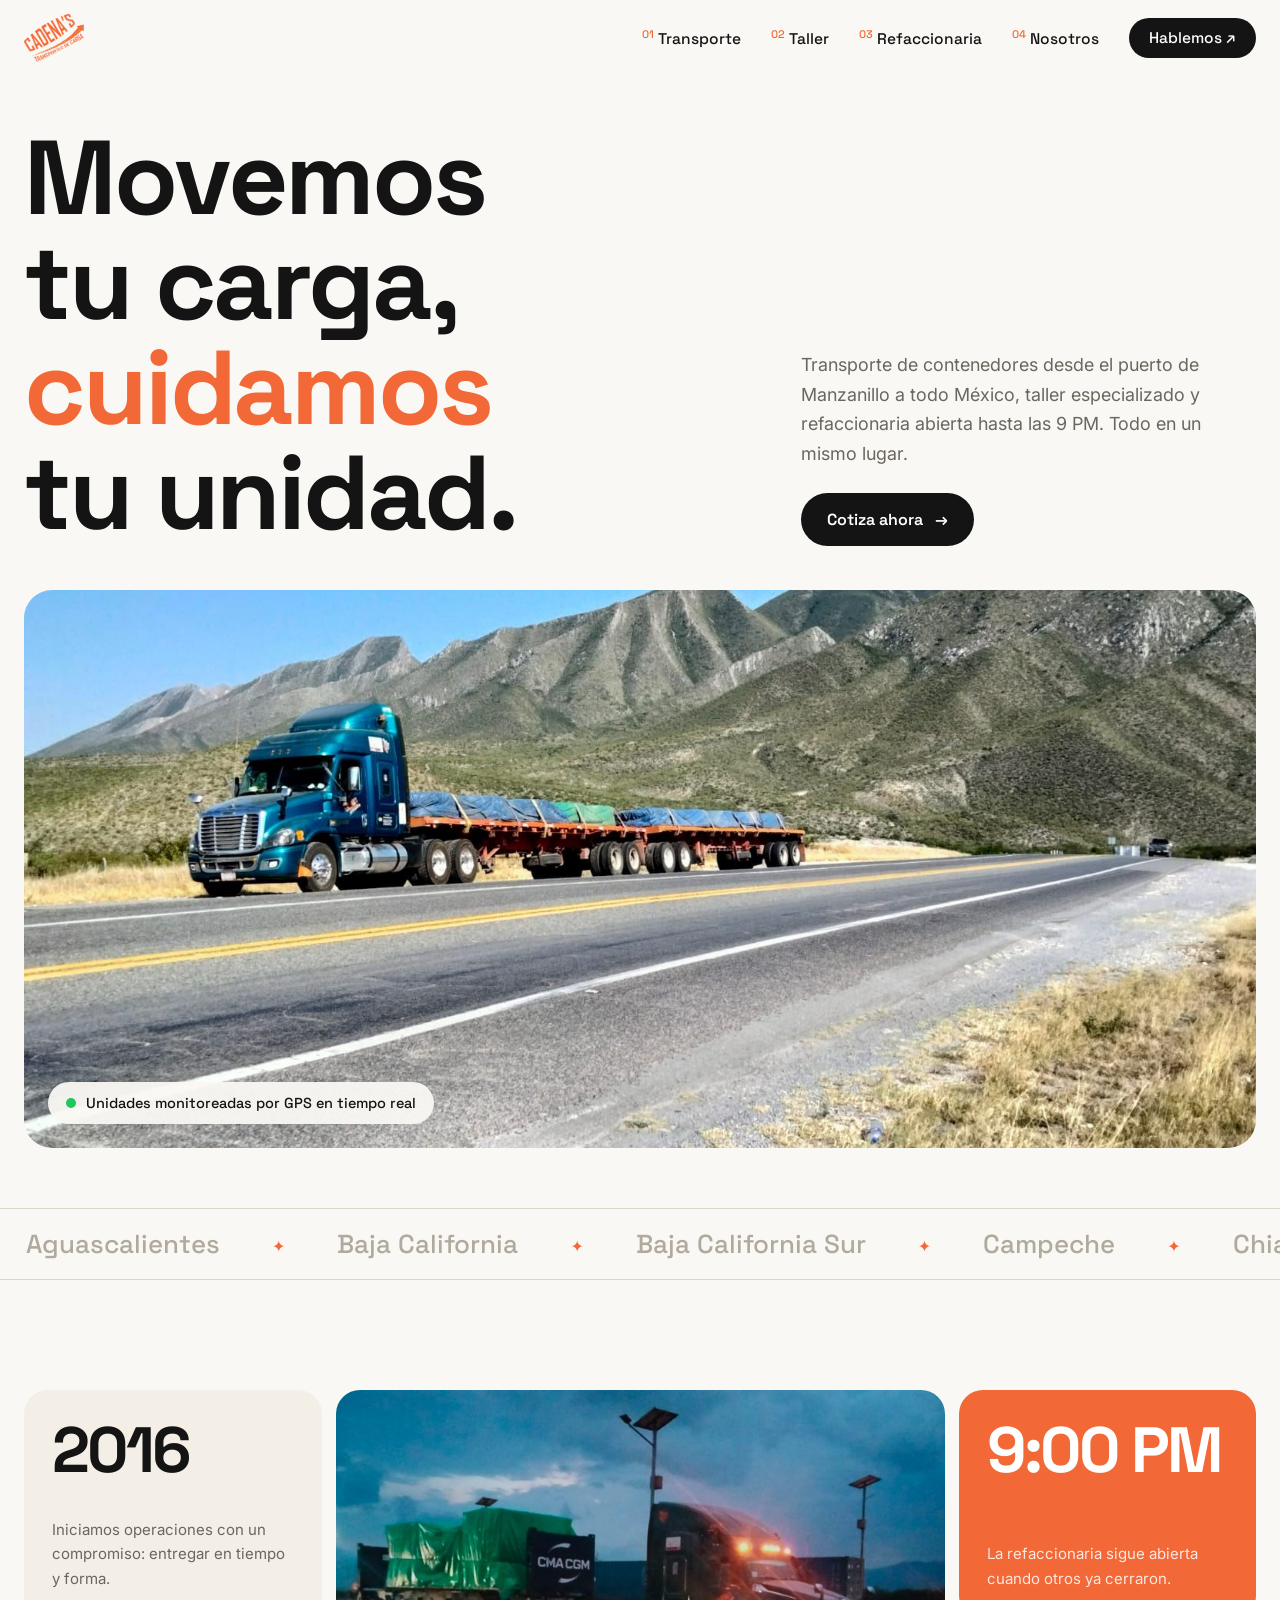
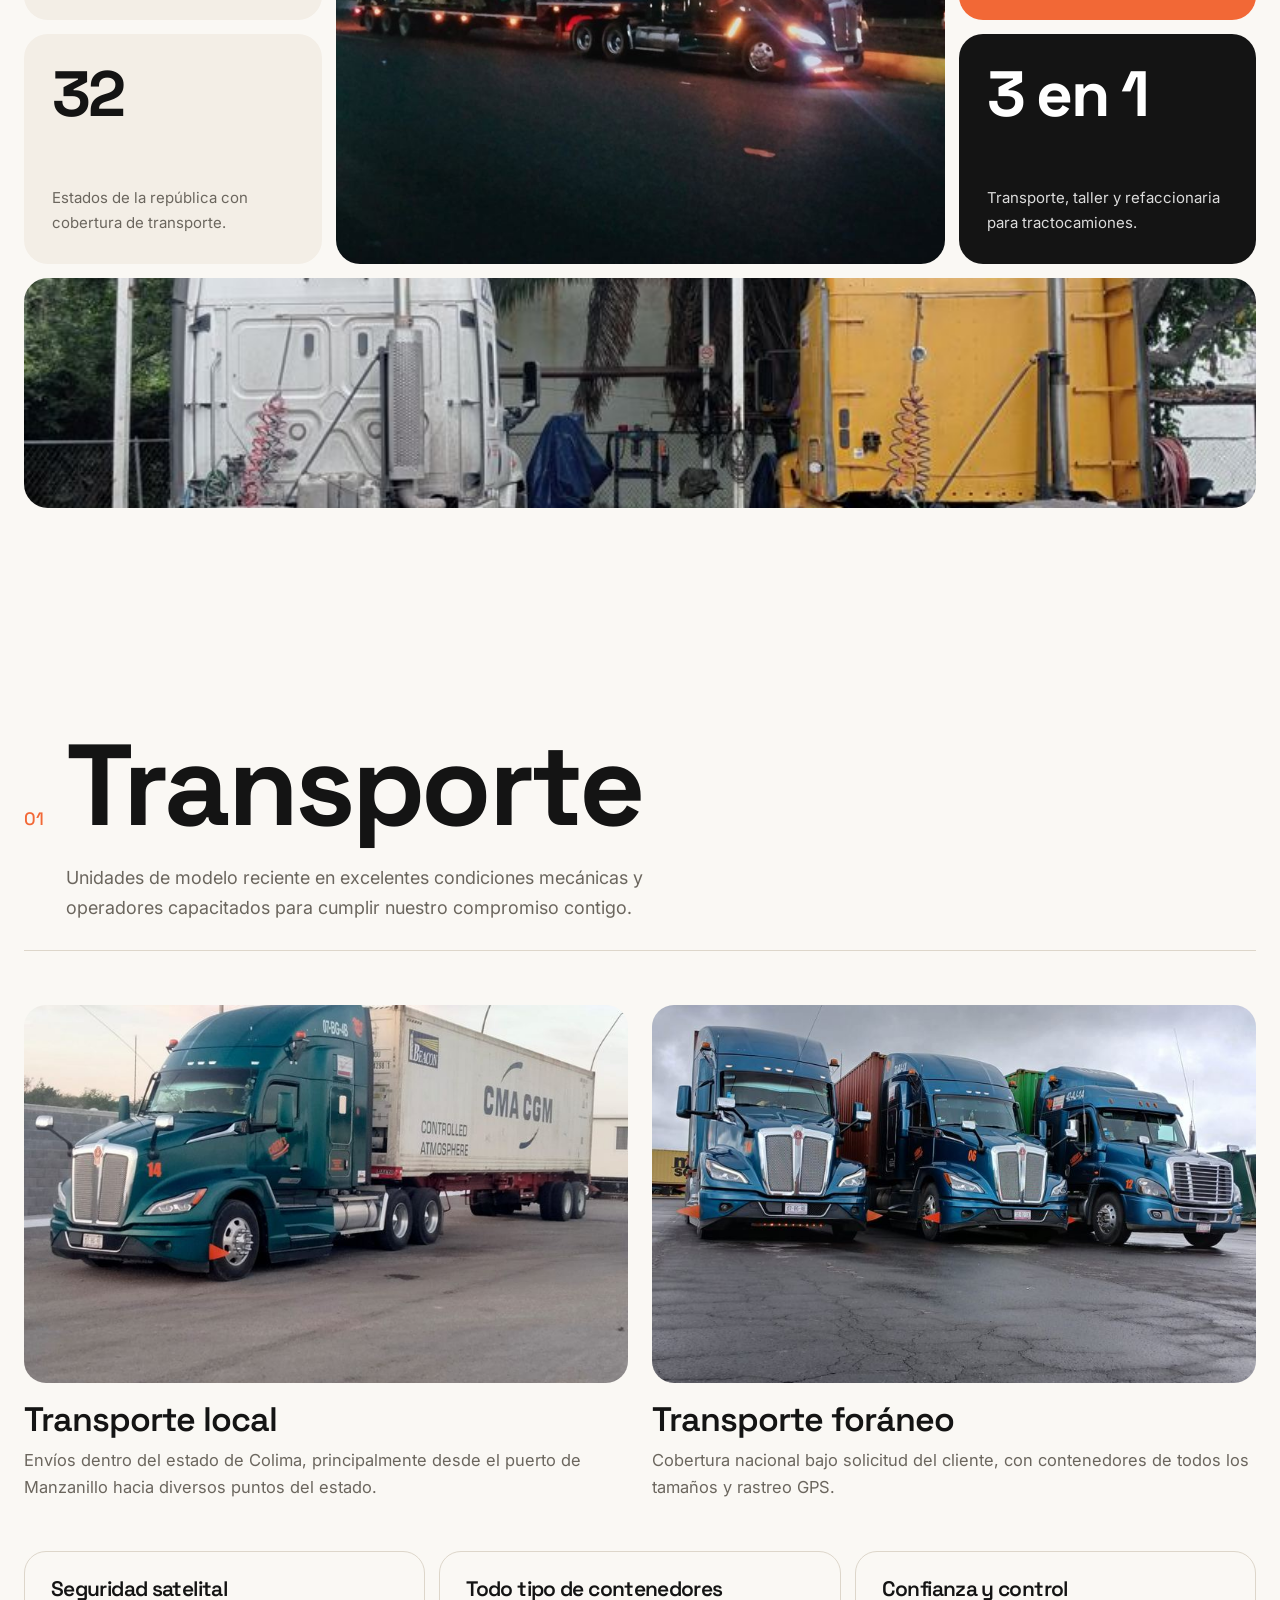
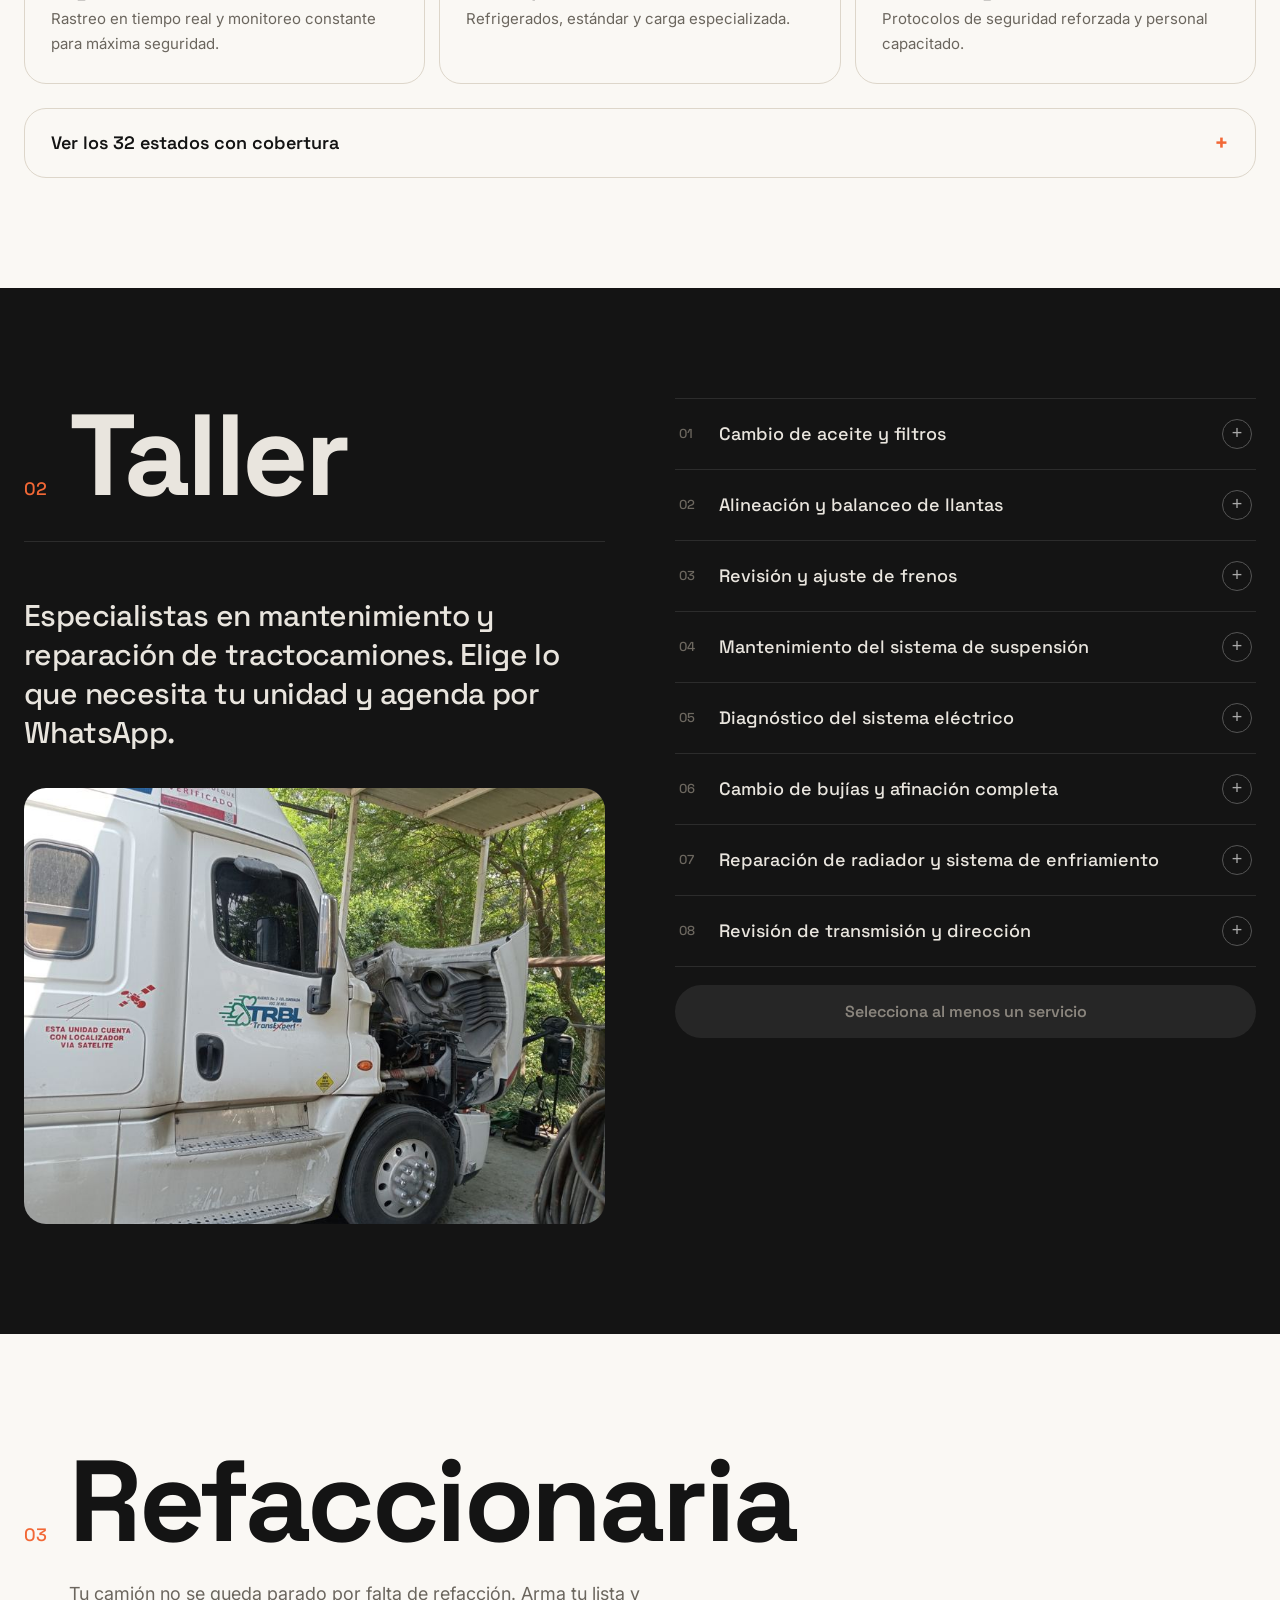
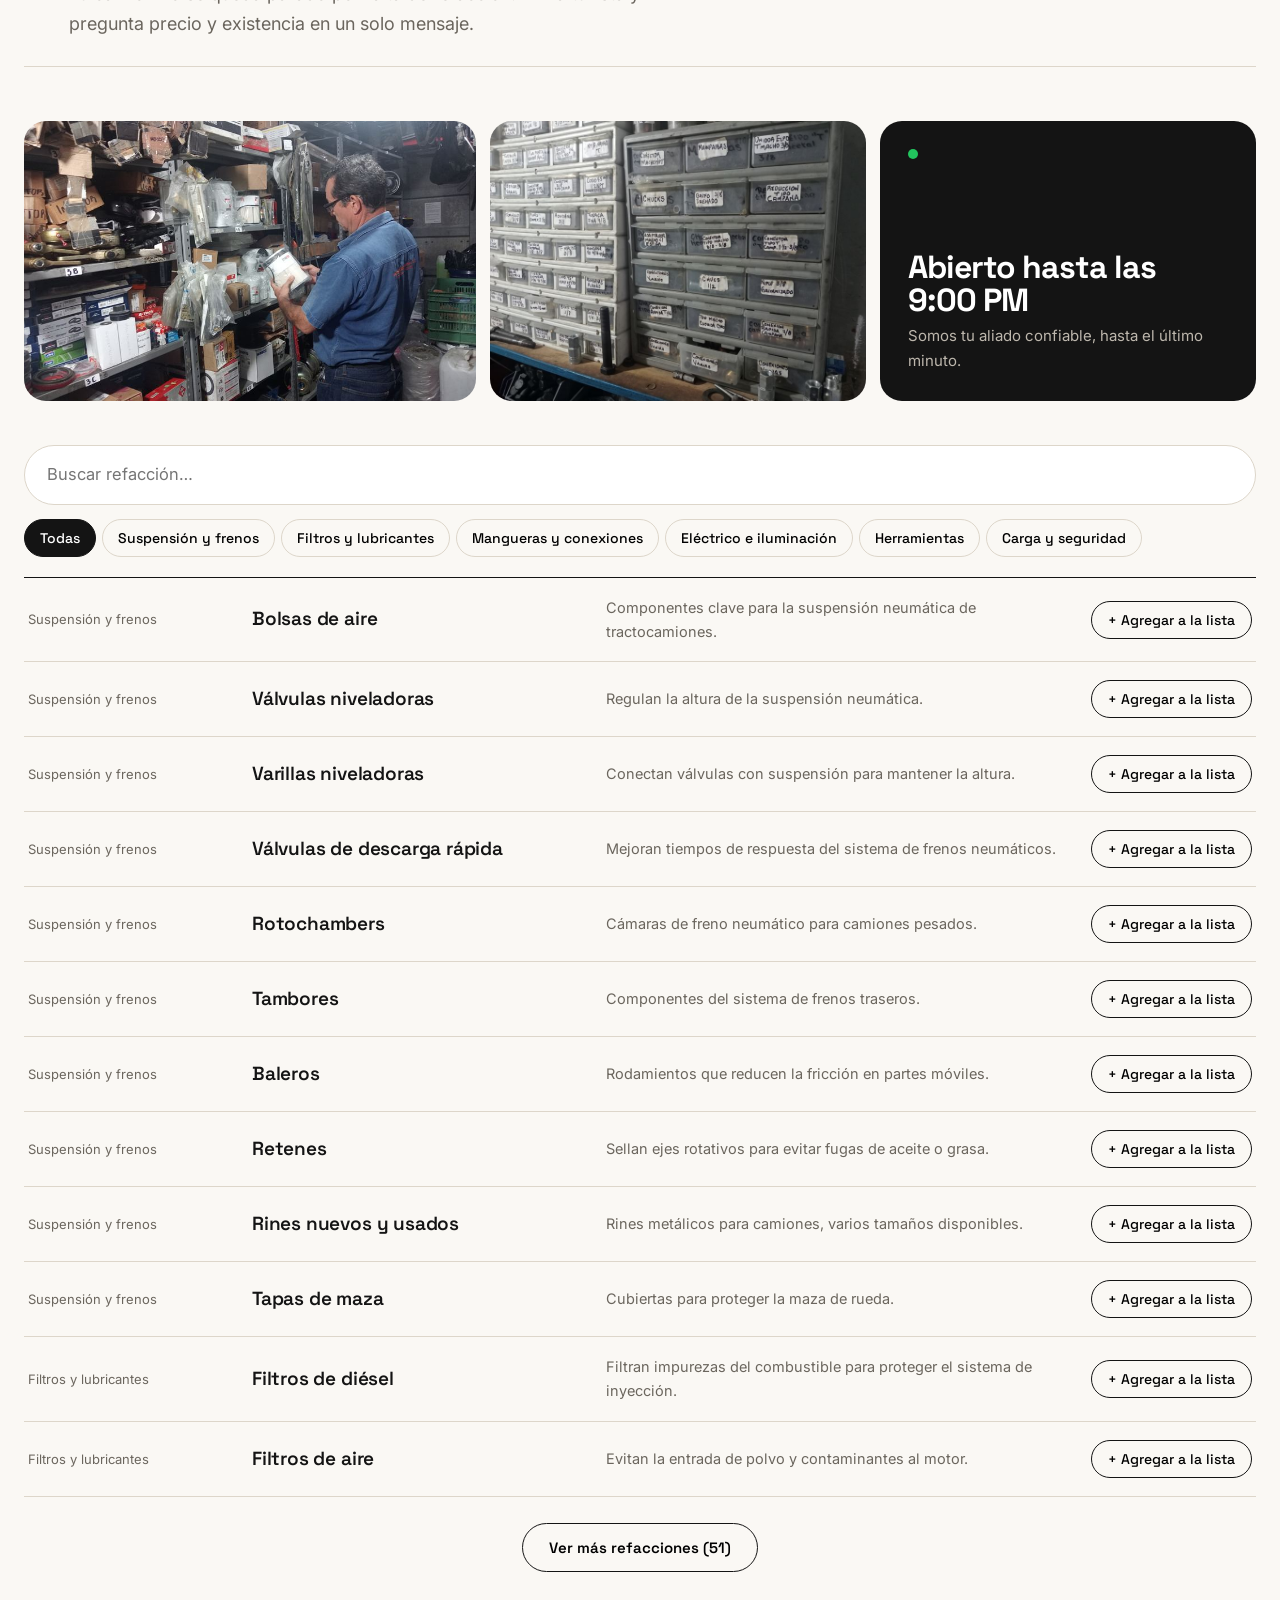
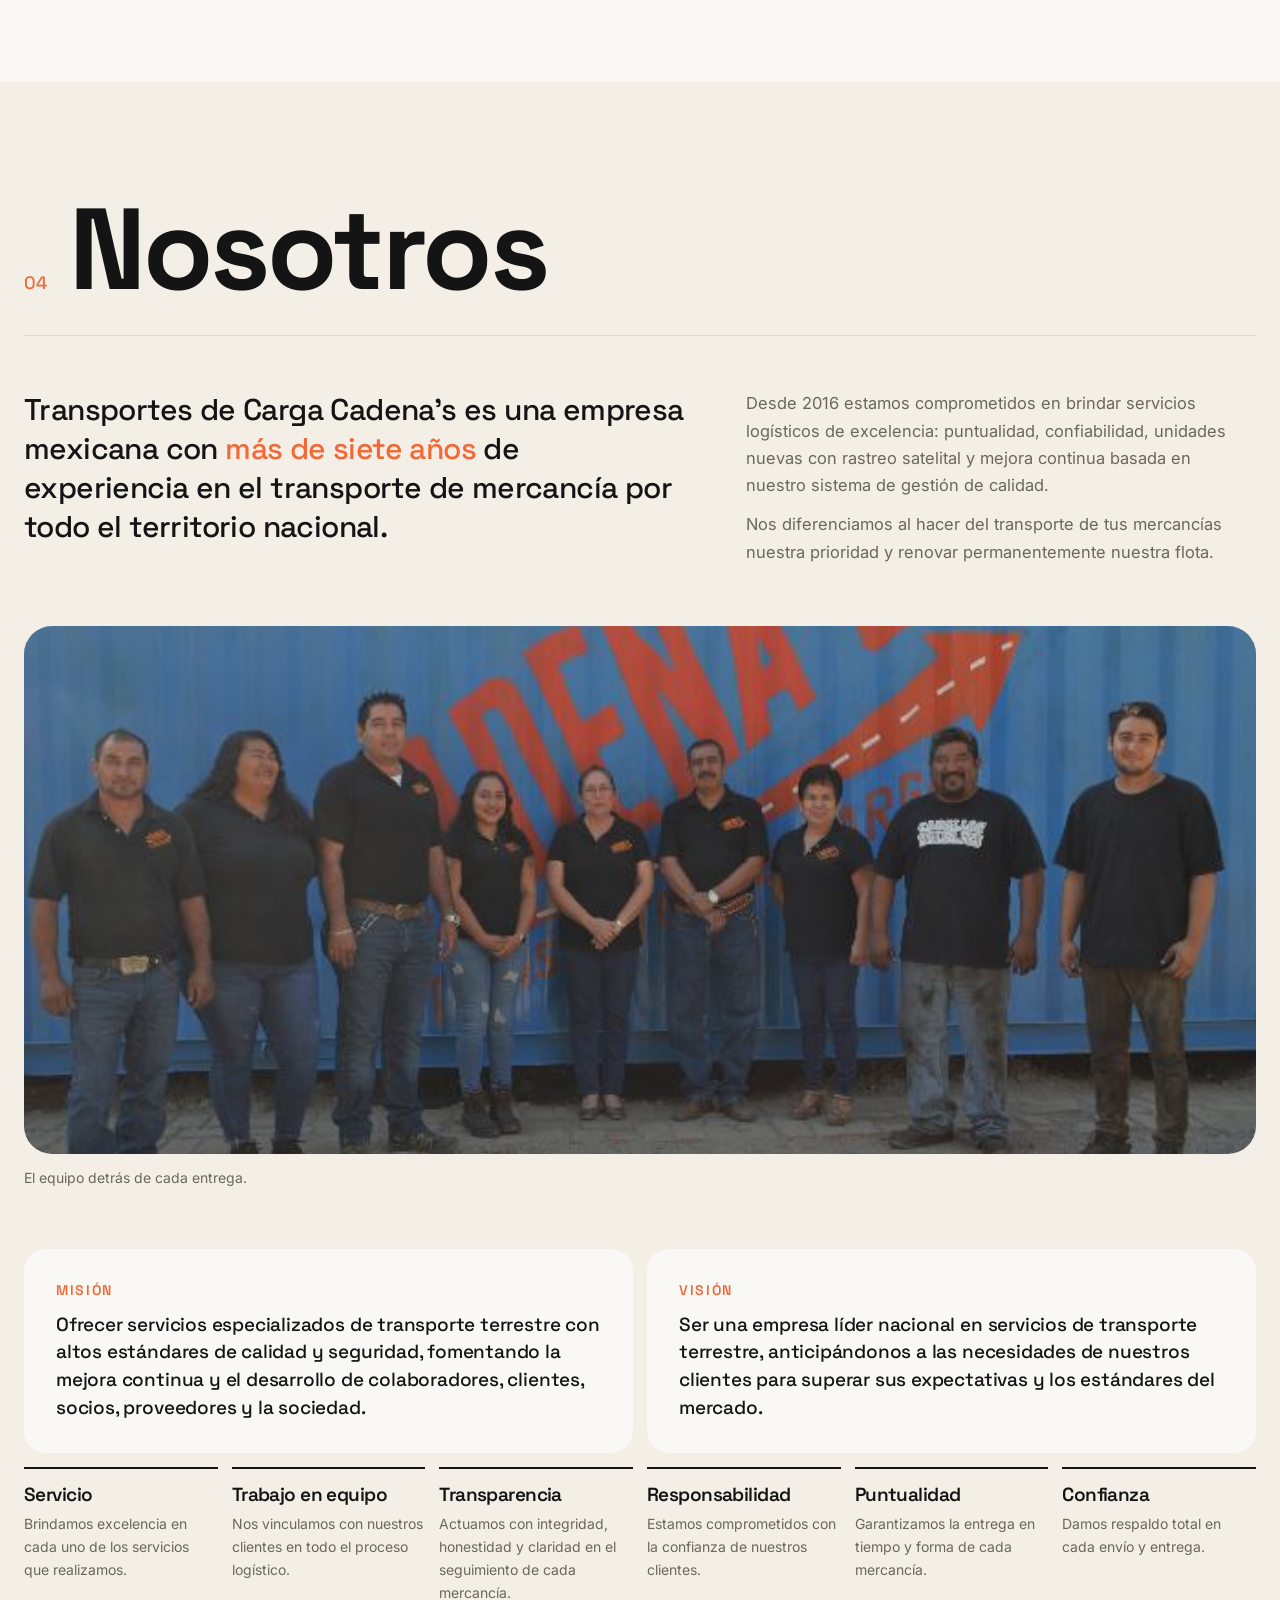
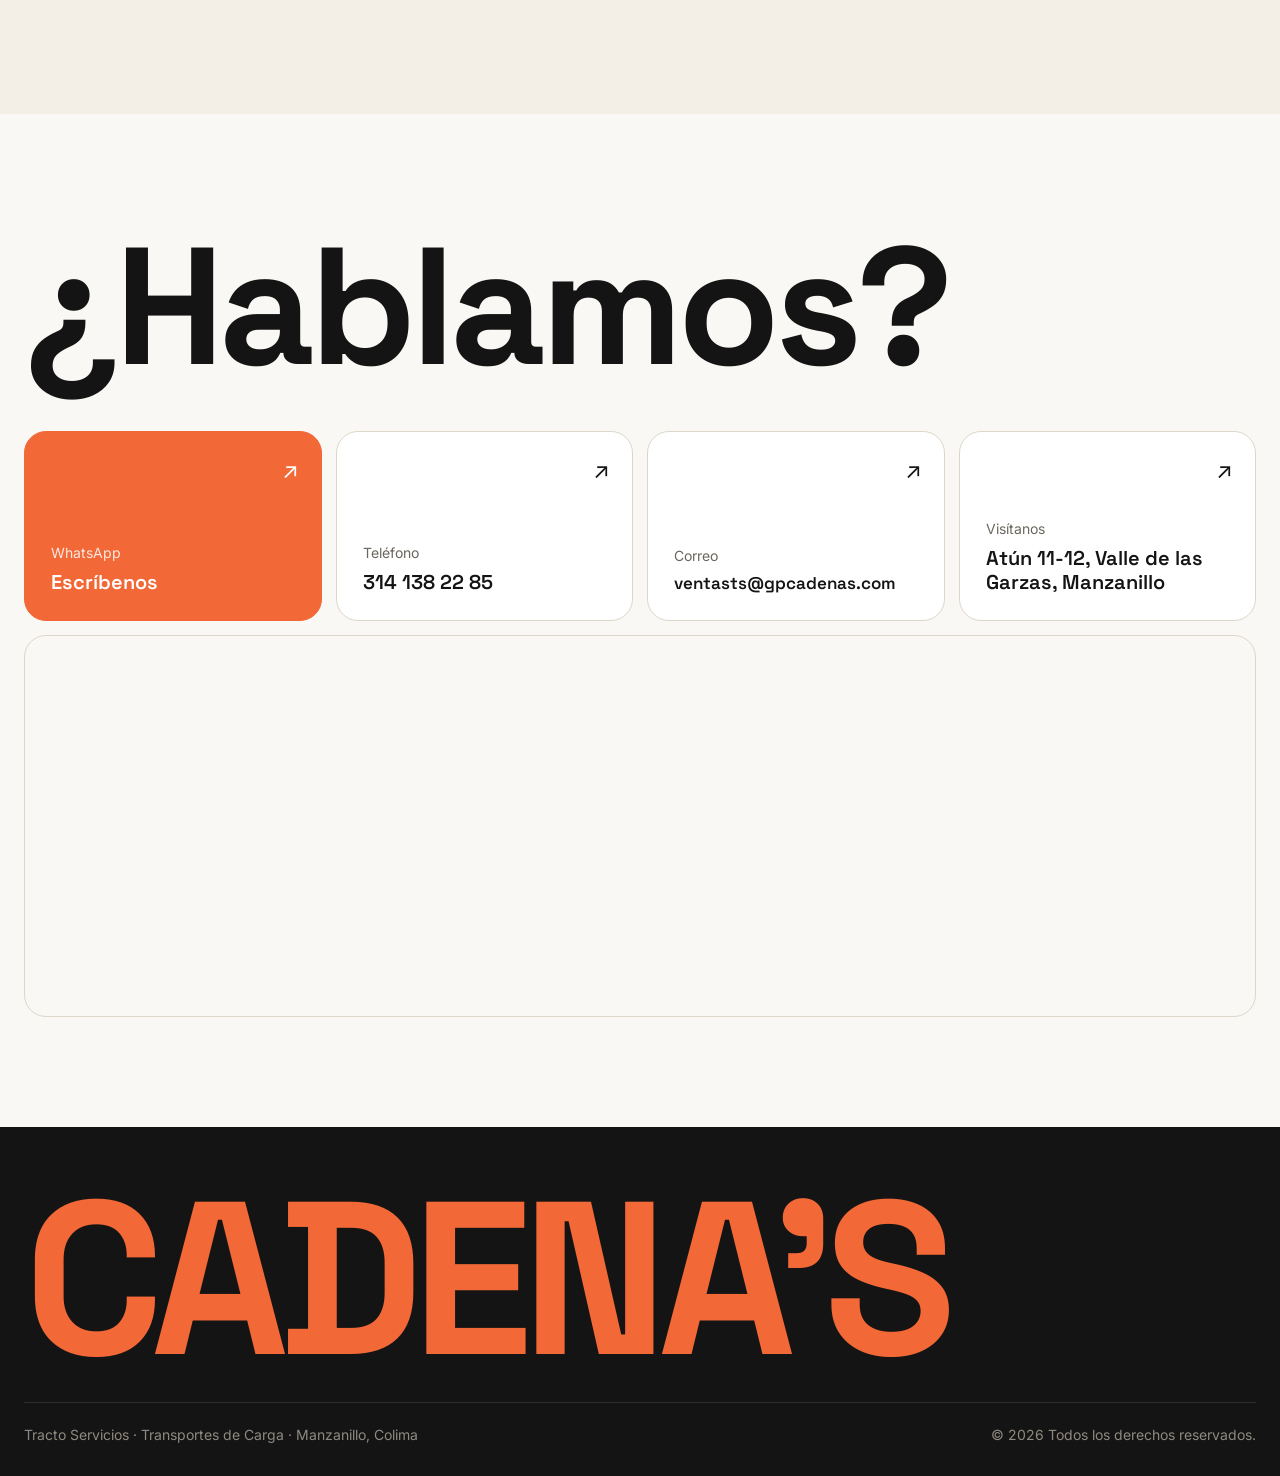
<file: v3-moderno/index.html>
<!DOCTYPE html>
<html lang="es">
<head>
  <meta charset="utf-8">
  <meta name="viewport" content="width=device-width, initial-scale=1">
  <title>Cadena's · Transporte · Taller · Refaccionaria — Manzanillo</title>
  <meta name="description" content="Cadena's Tracto Servicios: transporte de contenedores con rastreo GPS desde Manzanillo, taller de tractocamiones y refaccionaria abierta hasta las 9 PM.">
  <link rel="icon" href="../img/favicon.ico">
  <link rel="preconnect" href="https://fonts.googleapis.com">
  <link rel="preconnect" href="https://fonts.gstatic.com" crossorigin>
  <link href="https://fonts.googleapis.com/css2?family=Space+Grotesk:wght@400;500;600;700&family=Inter:wght@400;500;600&display=swap" rel="stylesheet">
  <link rel="stylesheet" href="estilos.css">
</head>
<body>

<header class="top">
  <div class="wrap top__in">
    <a href="#inicio" class="brand"><img src="../img/logo.png" alt="Cadena's Transportes de Carga"></a>
    <nav class="nav" id="nav">
      <a href="#transporte"><i>01</i>Transporte</a>
      <a href="#taller"><i>02</i>Taller</a>
      <a href="#refaccionaria"><i>03</i>Refaccionaria</a>
      <a href="#nosotros"><i>04</i>Nosotros</a>
      <a href="#contacto" class="nav__cta">Hablemos ↗</a>
    </nav>
    <button class="burger" id="burger" aria-label="Abrir menú" aria-expanded="false"><span></span><span></span></button>
  </div>
</header>

<!-- ============ HERO ============ -->
<section class="hero" id="inicio">
  <div class="wrap">
    <div class="hero__top">
      <h1>Movemos<br>tu carga, <em>cuidamos</em><br>tu unidad.</h1>
      <div class="hero__side">
        <p>Transporte de contenedores desde el puerto de Manzanillo a todo México, taller especializado y refaccionaria abierta hasta las 9 PM. Todo en un mismo lugar.</p>
        <a href="#contacto" class="btn">Cotiza ahora <span>→</span></a>
      </div>
    </div>
    <div class="hero__img">
      <img src="../img/carretera.jpg" alt="Tractocamión de Cadena's en carretera" fetchpriority="high">
      <div class="hero__tag"><span class="dot"></span> Unidades monitoreadas por GPS en tiempo real</div>
    </div>
  </div>
</section>

<!-- Cinta de estados -->
<div class="marquee" aria-label="Estados con cobertura">
  <div class="marquee__track" id="marquee"></div>
</div>

<!-- ============ BENTO ============ -->
<section class="sec">
  <div class="wrap bento">
    <div class="b b--num"><b>2016</b><span>Iniciamos operaciones con un compromiso: entregar en tiempo y forma.</span></div>
    <div class="b b--img"><img src="../img/nocturno-sm.jpg" alt="Tractocamión con carga de noche" loading="lazy"></div>
    <div class="b b--orange"><b>9:00 PM</b><span>La refaccionaria sigue abierta cuando otros ya cerraron.</span></div>
    <div class="b b--num"><b>32</b><span>Estados de la república con cobertura de transporte.</span></div>
    <div class="b b--dark"><b>3 en 1</b><span>Transporte, taller y refaccionaria para tractocamiones.</span></div>
    <div class="b b--img"><img src="../img/taller-1-sm.jpg" alt="Taller" loading="lazy"></div>
  </div>
</section>

<!-- ============ TRANSPORTE ============ -->
<section class="sec" id="transporte">
  <div class="wrap">
    <div class="title"><i>01</i><h2>Transporte</h2><p>Unidades de modelo reciente en excelentes condiciones mecánicas y operadores capacitados para cumplir nuestro compromiso contigo.</p></div>
    <div class="rows">
      <article class="row">
        <img src="../img/contenedor-sm.jpg" alt="Contenedor en tractocamión" loading="lazy">
        <div><h3>Transporte local</h3><p>Envíos dentro del estado de Colima, principalmente desde el puerto de Manzanillo hacia diversos puntos del estado.</p></div>
      </article>
      <article class="row">
        <img src="../img/flota-sm.jpg" alt="Flota de tractocamiones" loading="lazy">
        <div><h3>Transporte foráneo</h3><p>Cobertura nacional bajo solicitud del cliente, con contenedores de todos los tamaños y rastreo GPS.</p></div>
      </article>
    </div>
    <div class="pills3">
      <div><h4>Seguridad satelital</h4><p>Rastreo en tiempo real y monitoreo constante para máxima seguridad.</p></div>
      <div><h4>Todo tipo de contenedores</h4><p>Refrigerados, estándar y carga especializada.</p></div>
      <div><h4>Confianza y control</h4><p>Protocolos de seguridad reforzada y personal capacitado.</p></div>
    </div>
    <details class="estados-box">
      <summary>Ver los 32 estados con cobertura</summary>
      <ul class="estados" id="estados"></ul>
    </details>
  </div>
</section>

<!-- ============ TALLER ============ -->
<section class="sec sec--dark" id="taller">
  <div class="wrap taller">
    <div>
      <div class="title title--light"><i>02</i><h2>Taller</h2></div>
      <p class="big">Especialistas en mantenimiento y reparación de tractocamiones. Elige lo que necesita tu unidad y agenda por WhatsApp.</p>
      <img class="taller__img" src="../img/mantenimiento-sm.jpg" alt="Unidad en mantenimiento" loading="lazy">
    </div>
    <div>
      <ul class="svc" id="servicios"></ul>
      <a class="btn btn--block is-off" id="btnTaller" href="#" target="_blank" rel="noopener">Selecciona al menos un servicio</a>
    </div>
  </div>
</section>

<!-- ============ REFACCIONARIA ============ -->
<section class="sec" id="refaccionaria">
  <div class="wrap">
    <div class="title"><i>03</i><h2>Refaccionaria</h2><p>Tu camión no se queda parado por falta de refacción. Arma tu lista y pregunta precio y existencia en un solo mensaje.</p></div>
    <div class="ref-photos">
      <img src="../img/refacciones-2-sm.jpg" alt="Atención en refaccionaria" loading="lazy">
      <img src="../img/almacen-sm.jpg" alt="Almacén de refacciones" loading="lazy">
      <div class="ref-open"><span class="dot"></span><b>Abierto hasta las 9:00 PM</b><p>Somos tu aliado confiable, hasta el último minuto.</p></div>
    </div>
    <div class="tools">
      <input type="search" id="buscar" placeholder="Buscar refacción…" aria-label="Buscar refacción">
      <div class="chips" id="cats"></div>
    </div>
    <div class="catalogo" id="catalogo"></div>
    <p class="vacio" id="vacio" hidden>No está en el catálogo, pero pregúntanos: es muy probable que la tengamos.</p>
  </div>
</section>

<!-- ============ NOSOTROS ============ -->
<section class="sec sec--cream" id="nosotros">
  <div class="wrap">
    <div class="title"><i>04</i><h2>Nosotros</h2></div>
    <div class="about">
      <p class="big">Transportes de Carga Cadena's es una empresa mexicana con <em>más de siete años</em> de experiencia en el transporte de mercancía por todo el territorio nacional.</p>
      <div class="about__txt">
        <p>Desde 2016 estamos comprometidos en brindar servicios logísticos de excelencia: puntualidad, confiabilidad, unidades nuevas con rastreo satelital y mejora continua basada en nuestro sistema de gestión de calidad.</p>
        <p>Nos diferenciamos al hacer del transporte de tus mercancías nuestra prioridad y renovar permanentemente nuestra flota.</p>
      </div>
    </div>
    <figure class="team"><img src="../img/equipo.jpg" alt="Equipo de Cadena's" loading="lazy"><figcaption>El equipo detrás de cada entrega.</figcaption></figure>
    <div class="mv">
      <div><span>Misión</span><p>Ofrecer servicios especializados de transporte terrestre con altos estándares de calidad y seguridad, fomentando la mejora continua y el desarrollo de colaboradores, clientes, socios, proveedores y la sociedad.</p></div>
      <div><span>Visión</span><p>Ser una empresa líder nacional en servicios de transporte terrestre, anticipándonos a las necesidades de nuestros clientes para superar sus expectativas y los estándares del mercado.</p></div>
    </div>
    <div class="valores" id="valores"></div>
  </div>
</section>

<!-- ============ CONTACTO ============ -->
<section class="sec contacto" id="contacto">
  <div class="wrap">
    <h2 class="contacto__t">¿Hablamos?</h2>
    <div class="contacto__grid">
      <a class="cbox cbox--wa" href="https://wa.me/5213141382285?text=Hola%2C%20quiero%20m%C3%A1s%20informaci%C3%B3n%20sobre%20sus%20servicios" target="_blank" rel="noopener"><small>WhatsApp</small><b>Escríbenos</b><span>↗</span></a>
      <a class="cbox" href="tel:+523141382285"><small>Teléfono</small><b>314 138 22 85</b><span>↗</span></a>
      <a class="cbox" href="mailto:ventasts@gpcadenas.com"><small>Correo</small><b>ventasts@gpcadenas.com</b><span>↗</span></a>
      <a class="cbox" href="https://maps.google.com/?q=19.0870384,-104.2930196" target="_blank" rel="noopener"><small>Visítanos</small><b>Atún 11-12, Valle de las Garzas, Manzanillo</b><span>↗</span></a>
    </div>
    <div class="mapa"><iframe title="Ubicación de Cadena's" loading="lazy" src="https://www.google.com/maps?q=19.0870384,-104.2930196&z=16&output=embed"></iframe></div>
  </div>
</section>

<footer class="foot">
  <div class="wrap foot__in">
    <p class="foot__big">CADENA'S</p>
    <div class="foot__row">
      <p>Tracto Servicios · Transportes de Carga · Manzanillo, Colima</p>
      <p>© <span id="anio"></span> Todos los derechos reservados.</p>
    </div>
  </div>
</footer>

<!-- Barra de acciones en móvil -->
<nav class="mbar" aria-label="Acciones rápidas">
  <a href="tel:+523141382285">📞<span>Llamar</span></a>
  <a href="https://wa.me/5213141382285" target="_blank" rel="noopener">💬<span>WhatsApp</span></a>
  <a href="https://maps.google.com/?q=19.0870384,-104.2930196" target="_blank" rel="noopener">📍<span>Cómo llegar</span></a>
</nav>

<div class="lista" id="lista" hidden>
  <span>Tu lista · <b id="listaN">0</b></span>
  <button type="button" id="listaLimpiar">Vaciar</button>
  <a id="listaEnviar" href="#" target="_blank" rel="noopener" class="btn">Enviar por WhatsApp →</a>
</div>

<script src="../comun/datos.js"></script>
<script src="../comun/interaccion.js"></script>
<script>
  // Cinta animada con los estados
  var m = document.getElementById("marquee");
  var html = CADENAS.estados.map(function (e) { return "<span>" + e + "</span>"; }).join("");
  m.innerHTML = html + html;
</script>
</body>
</html>
</file>
<file: v1-industrial/estilos.css>
/* ===== Propuesta 1 · Industrial (oscuro) ===== */
:root {
  --naranja: #f26836;
  --naranja-2: #ff8a5c;
  --negro: #111317;
  --negro-2: #181b21;
  --gris: #23272f;
  --linea: #2e333c;
  --texto: #e9eaec;
  --suave: #a3a8b1;
  --display: "Barlow Condensed", Impact, sans-serif;
  --body: "Barlow", system-ui, sans-serif;
}
[hidden] { display: none !important; }
* { box-sizing: border-box; margin: 0; padding: 0; }
html { scroll-behavior: smooth; scroll-padding-top: 76px; }
body { background: var(--negro); color: var(--texto); font: 400 17px/1.6 var(--body); -webkit-font-smoothing: antialiased; }
img { display: block; max-width: 100%; }
a { color: inherit; text-decoration: none; }
.wrap { width: min(1180px, 100% - 40px); margin-inline: auto; }

h1, h2, h3, h4 { font-family: var(--display); text-transform: uppercase; line-height: 1; letter-spacing: .01em; }
h2 { font-size: clamp(36px, 5vw, 58px); font-weight: 800; margin-bottom: 20px; }
h4 { font-size: 22px; font-weight: 700; margin-bottom: 8px; }
p + p { margin-top: 14px; }
.kicker { font: 600 14px/1 var(--display); letter-spacing: .2em; text-transform: uppercase; color: var(--naranja); margin-bottom: 14px; }

/* Botones */
.btn { display: inline-flex; align-items: center; justify-content: center; gap: 8px; padding: 15px 28px; font: 700 17px/1 var(--display); letter-spacing: .08em; text-transform: uppercase; border: 2px solid var(--naranja); transition: .2s; cursor: pointer; }
.btn--fill { background: var(--naranja); color: #fff; }
.btn--fill:hover { background: var(--naranja-2); border-color: var(--naranja-2); }
.btn--line { color: #fff; border-color: rgba(255,255,255,.5); }
.btn--line:hover { border-color: var(--naranja); color: var(--naranja); }
.btn--block { width: 100%; margin-top: 26px; }
.btn.is-off { background: transparent; color: var(--suave); border-color: var(--linea); pointer-events: none; }

/* Header */
.top { position: fixed; inset: 0 0 auto; z-index: 50; transition: .3s; }
.top.is-solid { background: rgba(17,19,23,.95); backdrop-filter: blur(8px); box-shadow: 0 1px 0 var(--linea); }
.top__in { display: flex; align-items: center; justify-content: space-between; height: 76px; }
.brand img { height: 50px; width: auto; }
.nav { display: flex; gap: 30px; align-items: center; }
.nav a { font: 600 16px/1 var(--display); letter-spacing: .1em; text-transform: uppercase; color: #fff; opacity: .85; }
.nav a:hover { opacity: 1; color: var(--naranja); }
.nav__cta { border: 2px solid var(--naranja); padding: 10px 18px; opacity: 1 !important; }
.burger { display: none; background: none; border: 0; width: 34px; cursor: pointer; }
.burger span { display: block; height: 2px; background: #fff; margin: 7px 0; transition: .3s; }

/* Hero */
.hero { position: relative; min-height: 100vh; min-height: 100svh; display: flex; flex-direction: column; justify-content: center; overflow: hidden; }
.hero__bg { position: absolute; inset: 0; }
.hero__bg img { width: 100%; height: 100%; object-fit: cover; object-position: 60% 50%; }
.hero__bg::after { content: ""; position: absolute; inset: 0; background: linear-gradient(90deg, rgba(17,19,23,.95) 0%, rgba(17,19,23,.75) 45%, rgba(17,19,23,.2) 100%), linear-gradient(0deg, var(--negro) 0%, transparent 35%); }
.hero__in { position: relative; padding: 130px 0 170px; }
.hero h1 { font-size: clamp(54px, 9vw, 118px); font-weight: 800; max-width: 12ch; }
.hero h1 span { color: var(--naranja); }
.hero__lead { max-width: 560px; margin: 26px 0 34px; font-size: 19px; color: #cfd2d7; }
.hero__btns { display: flex; flex-wrap: wrap; gap: 14px; }
.hero__stats { position: absolute; bottom: 0; left: 0; right: 0; border-top: 1px solid rgba(255,255,255,.12); background: rgba(17,19,23,.6); backdrop-filter: blur(6px); }
.stats { display: grid; grid-template-columns: repeat(4, 1fr); }
.stats div { padding: 22px 0; border-left: 1px solid rgba(255,255,255,.12); padding-left: 22px; }
.stats div:first-child { border-left: 0; padding-left: 0; }
.stats b { display: block; font: 800 38px/1 var(--display); color: var(--naranja); }
.stats span { font-size: 14px; color: var(--suave); text-transform: uppercase; letter-spacing: .06em; }

/* Divisiones */
.divs { display: grid; grid-template-columns: repeat(3, 1fr); }
.div-card { position: relative; aspect-ratio: 4/3.4; overflow: hidden; }
.div-card img { width: 100%; height: 100%; object-fit: cover; transition: transform .6s, filter .6s; filter: grayscale(.4) brightness(.6); }
.div-card:hover img { transform: scale(1.06); filter: grayscale(0) brightness(.55); }
.div-card__txt { position: absolute; inset: auto 0 0; padding: 30px; border-bottom: 4px solid transparent; transition: .3s; }
.div-card:hover .div-card__txt { border-color: var(--naranja); }
.div-card em { font: 800 18px/1 var(--display); color: var(--naranja); font-style: normal; }
.div-card h3 { font-size: 42px; margin: 6px 0 8px; }
.div-card p { color: #cfd2d7; font-size: 16px; }

/* Secciones */
.sec { padding: 110px 0; }
.sec--dark2 { background: var(--negro-2); }
.split { display: grid; grid-template-columns: 1fr 1fr; gap: 70px; align-items: center; }
.split > div > p { color: #c7cad0; }
.duo { display: grid; grid-template-columns: 1fr 1fr; gap: 16px; margin-top: 30px; }
.box { background: var(--gris); padding: 22px; border-left: 3px solid var(--naranja); }
.box p { font-size: 15px; color: var(--suave); }

.photo-stack { position: relative; padding: 0 0 60px 60px; }
.photo-stack img:first-child { width: 100%; aspect-ratio: 4/3; object-fit: cover; }
.photo-stack img:last-child { position: absolute; left: 0; bottom: 0; width: 46%; aspect-ratio: 1; object-fit: cover; border: 6px solid var(--negro); }
.photo-single img { width: 100%; aspect-ratio: 4/3; object-fit: cover; }
.photo-single { position: relative; }
.photo-single::before { content: ""; position: absolute; inset: -14px 14px 14px -14px; border: 2px solid var(--naranja); z-index: -1; }
.sec--dark2 .photo-single { z-index: 0; }

.feats { display: grid; grid-template-columns: repeat(3, 1fr); gap: 2px; margin-top: 90px; background: var(--linea); }
.feat { background: var(--negro); padding: 36px 30px; }
.feat svg { width: 40px; height: 40px; fill: var(--naranja); color: var(--naranja); margin-bottom: 18px; }
.feat p { color: var(--suave); font-size: 16px; }

.cobertura { margin-top: 90px; }
.cobertura h3 { font-size: clamp(30px, 4vw, 44px); margin-bottom: 26px; }
.cobertura h3 span { color: var(--naranja); }
.estados { list-style: none; display: flex; flex-wrap: wrap; gap: 8px; }
.estados li { border: 1px solid var(--linea); padding: 7px 14px; font-size: 15px; color: #cfd2d7; transition: .2s; }
.estados li:hover { border-color: var(--naranja); color: #fff; }
.estados li.is-home { background: var(--naranja); border-color: var(--naranja); color: #fff; font-weight: 600; }

/* Taller */
.checks { list-style: none; margin-top: 26px; display: grid; gap: 8px; }
.checks label { display: flex; align-items: center; gap: 14px; padding: 14px 16px; background: var(--gris); cursor: pointer; transition: .2s; border: 1px solid transparent; }
.checks label:hover { border-color: var(--linea); }
.checks input { appearance: none; width: 22px; height: 22px; border: 2px solid var(--suave); flex: none; display: grid; place-content: center; cursor: pointer; }
.checks input::after { content: ""; width: 10px; height: 10px; background: #fff; transform: scale(0); transition: .15s; }
.checks input:checked { background: var(--naranja); border-color: var(--naranja); }
.checks input:checked::after { transform: scale(1); }
.checks label:has(input:checked) { border-color: var(--naranja); }

/* Refaccionaria */
.ref-head { display: flex; justify-content: space-between; align-items: flex-end; gap: 40px; margin-bottom: 40px; }
.ref-head p { color: #c7cad0; max-width: 620px; }
.horario { flex: none; background: var(--naranja); padding: 22px 26px; max-width: 320px; }
.horario b { display: block; font: 800 28px/1 var(--display); text-transform: uppercase; margin-bottom: 6px; }
.horario span { font-size: 15px; }
.tools { display: grid; gap: 16px; margin-bottom: 28px; }
#buscar { width: 100%; background: var(--gris); border: 1px solid var(--linea); color: #fff; font: inherit; padding: 16px 18px; outline: none; }
#buscar:focus { border-color: var(--naranja); }
.chips { display: flex; flex-wrap: wrap; gap: 8px; }
.chips button { background: none; border: 1px solid var(--linea); color: #cfd2d7; font: 600 14px/1 var(--display); letter-spacing: .1em; text-transform: uppercase; padding: 10px 14px; cursor: pointer; }
.chips button.is-on { background: #fff; color: var(--negro); border-color: #fff; }
.catalogo { display: grid; grid-template-columns: repeat(auto-fill, minmax(260px, 1fr)); gap: 2px; background: var(--linea); border: 1px solid var(--linea); }
.item { background: var(--negro); padding: 22px; display: flex; flex-direction: column; gap: 8px; }
.item small { font: 600 12px/1 var(--display); letter-spacing: .14em; text-transform: uppercase; color: var(--naranja); }
.item h5 { font: 700 21px/1.1 var(--display); text-transform: uppercase; }
.item p { font-size: 14.5px; color: var(--suave); flex: 1; }
.item button { align-self: flex-start; background: none; border: 1px solid var(--linea); color: #fff; font: 600 14px/1 var(--display); letter-spacing: .1em; text-transform: uppercase; padding: 10px 14px; cursor: pointer; margin-top: 6px; transition: .2s; }
.item button:hover { border-color: var(--naranja); }
.item.is-sel { background: #1e1712; }
.item.is-sel button { background: var(--naranja); border-color: var(--naranja); }
.ver-mas { display: block; margin: 24px auto 0; background: none; border: 2px solid var(--naranja); color: #fff; font: 700 16px/1 var(--display); letter-spacing: .1em; text-transform: uppercase; padding: 14px 26px; cursor: pointer; }
.ver-mas:hover { background: var(--naranja); }
.vacio { padding: 30px; text-align: center; color: var(--suave); border: 1px dashed var(--linea); }

.lista { position: fixed; z-index: 60; left: 50%; bottom: 18px; transform: translateX(-50%); display: flex; align-items: center; gap: 18px; background: #fff; color: var(--negro); padding: 10px 10px 10px 22px; box-shadow: 0 20px 50px rgba(0,0,0,.5); width: max-content; max-width: calc(100% - 24px); }
.lista b { color: var(--naranja); font-size: 20px; }
.lista button { background: none; border: 0; text-decoration: underline; cursor: pointer; font: inherit; color: #555; }
.lista .btn { padding: 12px 18px; }

/* Nosotros */
.mv { display: grid; grid-template-columns: 1fr 1fr; gap: 24px; margin-top: 90px; }
.mv__item { padding: 34px; border: 1px solid var(--linea); }
.mv__item h4 { color: var(--naranja); font-size: 30px; }
.mv__item p { color: #c7cad0; }
.valores { display: grid; grid-template-columns: repeat(3, 1fr); gap: 24px 40px; margin-top: 60px; }
.valores div { border-top: 2px solid var(--naranja); padding-top: 16px; }
.valores p { font-size: 15.5px; color: var(--suave); }
.galeria { display: grid; grid-template-columns: repeat(4, 1fr); gap: 8px; margin-top: 70px; }
.galeria img { aspect-ratio: 1; object-fit: cover; width: 100%; filter: grayscale(.5); transition: .4s; }
.galeria img:hover { filter: none; }

/* Contacto */
.contacto { background: linear-gradient(135deg, #1b1d22, #111317); border-top: 4px solid var(--naranja); }
.datos { list-style: none; margin: 26px 0 34px; }
.datos li { display: grid; grid-template-columns: 140px 1fr; gap: 10px; padding: 16px 0; border-bottom: 1px solid var(--linea); }
.datos span { font: 600 14px/1.6 var(--display); letter-spacing: .14em; text-transform: uppercase; color: var(--suave); }
.datos a:hover { color: var(--naranja); }
.mapa { height: 100%; min-height: 380px; border: 1px solid var(--linea); }
.mapa iframe { width: 100%; height: 100%; min-height: 380px; border: 0; filter: grayscale(1) invert(.92) contrast(.9); }

.foot { border-top: 1px solid var(--linea); padding: 34px 0; }
.foot__in { display: flex; align-items: center; justify-content: space-between; gap: 20px; }
.foot img { height: 44px; width: auto; opacity: .8; }
.foot p { font-size: 14px; color: var(--suave); }

/* Animación de entrada */
.reveal { opacity: 0; transform: translateY(30px); transition: opacity .8s, transform .8s; }
.reveal.is-in { opacity: 1; transform: none; }

/* ===== Responsive ===== */
@media (max-width: 960px) {
  .burger { display: block; }
  .nav { position: fixed; inset: 76px 0 auto; flex-direction: column; align-items: stretch; gap: 0; background: var(--negro); border-top: 1px solid var(--linea); max-height: 0; overflow: hidden; transition: max-height .35s; }
  .nav.is-open { max-height: 420px; box-shadow: 0 30px 40px rgba(0,0,0,.5); }
  .nav a { padding: 18px 20px; border-bottom: 1px solid var(--linea); }
  .nav__cta { border: 0 !important; color: var(--naranja) !important; }
  .top:has(.nav.is-open) { background: var(--negro); }
  .burger[aria-expanded="true"] span:nth-child(1) { transform: translateY(9px) rotate(45deg); }
  .burger[aria-expanded="true"] span:nth-child(2) { opacity: 0; }
  .burger[aria-expanded="true"] span:nth-child(3) { transform: translateY(-9px) rotate(-45deg); }
  .split { grid-template-columns: 1fr; gap: 50px; }
  .split--rev > figure { order: 2; }
  .divs { grid-template-columns: 1fr; }
  .div-card { aspect-ratio: 16/9; }
  .feats, .valores { grid-template-columns: 1fr 1fr; }
  .ref-head { flex-direction: column; align-items: stretch; }
  .horario { max-width: none; }
  .galeria { grid-template-columns: 1fr 1fr; }
}
@media (max-width: 640px) {
  body { font-size: 16px; }
  .sec { padding: 80px 0; }
  .hero__in { padding: 120px 0 230px; }
  .stats { grid-template-columns: 1fr 1fr; }
  .stats div { padding: 16px 0 16px 16px; border-top: 1px solid rgba(255,255,255,.12); }
  .stats div:nth-child(odd) { border-left: 0; padding-left: 0; }
  .stats div:nth-child(-n+2) { border-top: 0; }
  .stats b { font-size: 30px; }
  .stats span { font-size: 12px; }
  .duo, .feats, .valores, .mv { grid-template-columns: 1fr; }
  .photo-stack { padding: 0 0 40px 30px; }
  .datos li { grid-template-columns: 1fr; gap: 2px; }
  .foot__in { flex-direction: column; text-align: center; }
  .lista { left: 12px; right: 12px; transform: none; width: auto; gap: 10px; padding-left: 14px; font-size: 14px; }
  .lista button { display: none; }
  .lista .btn { font-size: 14px; padding: 12px; margin-left: auto; }
}
@media (prefers-reduced-motion: reduce) {
  html { scroll-behavior: auto; }
  .reveal { opacity: 1; transform: none; transition: none; }
}
</file>
<file: v2-corporativo/estilos.css>
/* ===== Propuesta 2 · Corporativo claro ===== */
:root {
  --naranja: #f26836;
  --naranja-osc: #d9531f;
  --azul: #14213d;
  --azul-2: #1f2f52;
  --fondo: #ffffff;
  --tinte: #f5f6f9;
  --linea: #e3e6ec;
  --texto: #1c2333;
  --suave: #5d6577;
  --radio: 16px;
  --sombra: 0 10px 30px rgba(20,33,61,.08);
  --font: "Plus Jakarta Sans", system-ui, sans-serif;
}
[hidden] { display: none !important; }
* { box-sizing: border-box; margin: 0; padding: 0; }
html { scroll-behavior: smooth; scroll-padding-top: 84px; }
body { background: var(--fondo); color: var(--texto); font: 400 16.5px/1.65 var(--font); -webkit-font-smoothing: antialiased; }
img { display: block; max-width: 100%; }
a { color: inherit; text-decoration: none; }
.wrap { width: min(1200px, 100% - 40px); margin-inline: auto; }
h1, h2, h3, h4 { color: var(--azul); line-height: 1.15; letter-spacing: -.02em; }
h2 { font-size: clamp(30px, 4vw, 44px); font-weight: 800; margin-bottom: 16px; }
h3 { font-size: 22px; font-weight: 700; }
p + p { margin-top: 12px; }
.lead { font-size: 18px; color: var(--suave); margin-bottom: 14px; }
.eyebrow { display: inline-block; font-size: 13px; font-weight: 700; text-transform: uppercase; letter-spacing: .12em; color: var(--naranja); background: #fff0ea; padding: 6px 12px; border-radius: 99px; margin-bottom: 16px; }
.eyebrow--light { background: rgba(255,255,255,.12); color: #ffb08f; }
.center { text-align: center; margin-top: 36px; }

.btn { display: inline-flex; align-items: center; justify-content: center; padding: 14px 26px; border-radius: 12px; font-weight: 700; font-size: 16px; transition: .2s; border: 0; cursor: pointer; font-family: inherit; }
.btn--pri { background: var(--naranja); color: #fff; box-shadow: 0 8px 20px rgba(242,104,54,.3); }
.btn--pri:hover { background: var(--naranja-osc); transform: translateY(-2px); }
.btn--sec { color: var(--azul); background: var(--tinte); }
.btn--sec:hover { background: var(--linea); }
.btn--full { width: 100%; }
.btn.is-off { background: var(--linea); color: var(--suave); box-shadow: none; pointer-events: none; }

/* Barra superior */
.infobar { background: var(--azul); color: #c9d1e3; font-size: 13.5px; }
.infobar__in { display: flex; justify-content: space-between; gap: 20px; padding: 9px 0; }
.infobar__r { display: flex; gap: 22px; }
.infobar a:hover { color: #fff; }

/* Header */
.top { position: sticky; top: 0; z-index: 50; background: rgba(255,255,255,.92); backdrop-filter: blur(10px); transition: box-shadow .3s; }
.top.is-solid { box-shadow: 0 1px 0 var(--linea), 0 6px 20px rgba(20,33,61,.06); }
.top__in { display: flex; align-items: center; justify-content: space-between; height: 80px; }
.brand img { height: 54px; width: auto; }
.nav { display: flex; align-items: center; gap: 28px; font-weight: 600; font-size: 15.5px; }
.nav a:hover { color: var(--naranja); }
.nav .pill { background: var(--azul); color: #fff; padding: 11px 22px; border-radius: 99px; }
.nav .pill:hover { background: var(--naranja); color: #fff; }
.burger { display: none; background: none; border: 0; width: 30px; cursor: pointer; }
.burger span { display: block; height: 2px; background: var(--azul); margin: 6px 0; border-radius: 2px; transition: .3s; }

/* Hero */
.hero { background: radial-gradient(1000px 500px at 90% 0%, #fff0ea 0%, transparent 60%), linear-gradient(180deg, #fff 0%, var(--tinte) 100%); padding: 60px 0 90px; overflow: hidden; }
.hero__in { display: grid; grid-template-columns: 1.05fr 1fr; gap: 60px; align-items: center; }
.badge { display: inline-flex; align-items: center; gap: 10px; background: #fff; border: 1px solid var(--linea); padding: 8px 14px; border-radius: 99px; font-size: 14px; font-weight: 600; box-shadow: var(--sombra); }
.badge i { width: 9px; height: 9px; border-radius: 50%; background: #22c55e; box-shadow: 0 0 0 4px #dcfce7; }
.hero h1 { font-size: clamp(36px, 5vw, 60px); font-weight: 800; margin: 22px 0 20px; }
.hero h1 span { color: var(--naranja); }
.hero__txt > p { font-size: 18px; color: var(--suave); max-width: 560px; }
.btns { display: flex; flex-wrap: wrap; gap: 12px; margin-top: 30px; }
.trust { list-style: none; display: flex; gap: 36px; margin-top: 44px; padding-top: 28px; border-top: 1px solid var(--linea); }
.trust li { font-size: 14px; color: var(--suave); }
.trust b { display: block; font-size: 28px; color: var(--azul); font-weight: 800; }
.hero__media { position: relative; height: 540px; }
.hero__media img { position: absolute; object-fit: cover; border-radius: 22px; box-shadow: 0 30px 60px rgba(20,33,61,.18); }
.m1 { right: 0; top: 0; width: 82%; height: 78%; }
.m2 { left: 0; bottom: 0; width: 50%; height: 48%; border: 6px solid #fff; }
.hero__card { position: absolute; right: 24px; bottom: 30px; background: #fff; padding: 16px 20px; border-radius: 14px; box-shadow: var(--sombra); }
.hero__card b { display: block; color: var(--azul); }
.hero__card span { color: var(--naranja); font-weight: 600; font-size: 14px; }

/* Secciones */
.sec { padding: 100px 0; }
.sec--tint { background: var(--tinte); }
.head { max-width: 720px; margin: 0 auto 50px; text-align: center; }
.head--row { max-width: none; text-align: left; display: flex; gap: 50px; align-items: center; justify-content: space-between; }
.head--row > div { max-width: 640px; }
.head__img { width: 340px; aspect-ratio: 4/3; object-fit: cover; border-radius: var(--radio); flex: none; }

.cards3 { display: grid; grid-template-columns: repeat(3, 1fr); gap: 26px; }
.card { background: #fff; border: 1px solid var(--linea); border-radius: 20px; overflow: hidden; transition: .3s; display: flex; flex-direction: column; }
.card:hover { transform: translateY(-6px); box-shadow: 0 24px 50px rgba(20,33,61,.12); border-color: transparent; }
.card__img { aspect-ratio: 16/10; overflow: hidden; }
.card__img img { width: 100%; height: 100%; object-fit: cover; transition: .5s; }
.card:hover .card__img img { transform: scale(1.05); }
.card__body { padding: 0 26px 26px; position: relative; flex: 1; display: flex; flex-direction: column; }
.ico { width: 56px; height: 56px; display: grid; place-items: center; font-size: 26px; background: #fff; border-radius: 14px; box-shadow: var(--sombra); margin: -28px 0 16px; }
.card p { color: var(--suave); margin: 8px 0 16px; flex: 1; }
.more { color: var(--naranja); font-weight: 700; }

.two { display: grid; grid-template-columns: 1fr 1fr; gap: 64px; align-items: center; }
.two--top { align-items: start; }
.photo img { width: 100%; aspect-ratio: 4/4.4; object-fit: cover; border-radius: 22px; }
.tabs { display: inline-flex; background: #fff; border: 1px solid var(--linea); border-radius: 12px; padding: 4px; margin: 10px 0 14px; }
.tab { border: 0; background: none; font: 600 15px var(--font); padding: 10px 16px; border-radius: 9px; cursor: pointer; color: var(--suave); }
.tab.is-on { background: var(--azul); color: #fff; }
.tabpanel { background: #fff; border-radius: 12px; padding: 18px 20px; border-left: 4px solid var(--naranja); }
.ticks { list-style: none; margin-top: 24px; display: grid; gap: 12px; }
.ticks li { padding-left: 34px; position: relative; color: var(--suave); }
.ticks li::before { content: "✓"; position: absolute; left: 0; top: 1px; width: 22px; height: 22px; border-radius: 50%; background: var(--naranja); color: #fff; font-size: 13px; display: grid; place-items: center; font-weight: 800; }
.ticks b { color: var(--azul); }
.cover { margin-top: 70px; background: #fff; border-radius: 22px; padding: 36px; display: grid; grid-template-columns: 280px 1fr; gap: 36px; box-shadow: var(--sombra); }
.cover p { color: var(--suave); margin-top: 8px; }
.estados { list-style: none; display: flex; flex-wrap: wrap; gap: 8px; align-content: start; }
.estados li { background: var(--tinte); border-radius: 99px; padding: 6px 13px; font-size: 14px; font-weight: 500; }
.estados li.is-home { background: var(--naranja); color: #fff; }

/* Taller */
.svc { list-style: none; display: grid; grid-template-columns: repeat(4, 1fr); gap: 14px; }
.svc label { display: flex; flex-direction: column; gap: 14px; height: 100%; padding: 22px; border: 2px solid var(--linea); border-radius: var(--radio); cursor: pointer; transition: .2s; font-weight: 600; color: var(--azul); background: #fff; }
.svc label:hover { border-color: #f7b49b; }
.svc input { appearance: none; width: 24px; height: 24px; border-radius: 7px; border: 2px solid var(--linea); display: grid; place-items: center; cursor: pointer; transition: .2s; }
.svc input::after { content: "✓"; color: #fff; font-size: 14px; font-weight: 800; opacity: 0; }
.svc input:checked { background: var(--naranja); border-color: var(--naranja); }
.svc input:checked::after { opacity: 1; }
.svc label:has(input:checked) { border-color: var(--naranja); background: #fff6f2; }

/* Refaccionaria */
.shop { display: grid; grid-template-columns: 270px 1fr; gap: 30px; align-items: start; }
.shop__side { position: sticky; top: 100px; }
.hours { background: var(--azul); color: #fff; border-radius: var(--radio); padding: 24px; margin-bottom: 24px; }
.hours span { font-size: 13px; text-transform: uppercase; letter-spacing: .1em; color: #ffb08f; font-weight: 700; }
.hours b { display: block; font-size: 26px; margin: 4px 0 8px; }
.hours p { font-size: 14px; color: #c9d1e3; }
.side__t { font-weight: 700; color: var(--azul); margin-bottom: 10px; }
.cats { display: flex; flex-direction: column; gap: 4px; }
.cats button { text-align: left; background: none; border: 0; padding: 10px 14px; border-radius: 10px; font: 500 15px var(--font); color: var(--suave); cursor: pointer; }
.cats button:hover { background: #fff; }
.cats button.is-on { background: #fff; color: var(--naranja); font-weight: 700; box-shadow: var(--sombra); }
#buscar { width: 100%; padding: 16px 18px; border: 1px solid var(--linea); border-radius: 12px; font: inherit; margin-bottom: 18px; background: #fff; outline: none; }
#buscar:focus { border-color: var(--naranja); box-shadow: 0 0 0 4px #ffe3d8; }
.catalogo { display: grid; grid-template-columns: repeat(3, 1fr); gap: 14px; }
.item { background: #fff; border-radius: 14px; padding: 20px; border: 2px solid transparent; display: flex; flex-direction: column; gap: 6px; transition: .2s; }
.item:hover { box-shadow: var(--sombra); }
.item small { font-size: 12px; font-weight: 700; color: var(--naranja); text-transform: uppercase; letter-spacing: .06em; }
.item h5 { font-size: 16.5px; color: var(--azul); line-height: 1.3; }
.item p { font-size: 14px; color: var(--suave); flex: 1; }
.item button { margin-top: 8px; align-self: stretch; padding: 10px; border-radius: 10px; border: 1px solid var(--linea); background: var(--tinte); font: 600 14px var(--font); color: var(--azul); cursor: pointer; transition: .2s; }
.item button:hover { border-color: var(--naranja); }
.item.is-sel { border-color: var(--naranja); }
.item.is-sel button { background: var(--naranja); border-color: var(--naranja); color: #fff; }
.ver-mas { display: block; margin: 24px auto 0; background: #fff; border: 1px solid var(--linea); border-radius: 12px; padding: 13px 24px; font: 700 15px var(--font); color: var(--azul); cursor: pointer; }
.ver-mas:hover { border-color: var(--naranja); color: var(--naranja); }
.vacio { padding: 30px; text-align: center; color: var(--suave); background: #fff; border-radius: 14px; }

.lista { position: fixed; z-index: 60; left: 50%; bottom: 20px; transform: translateX(-50%); display: flex; align-items: center; gap: 16px; background: var(--azul); color: #fff; padding: 10px 10px 10px 20px; border-radius: 16px; box-shadow: 0 20px 50px rgba(20,33,61,.35); max-width: calc(100% - 24px); }
.lista div { display: flex; align-items: center; gap: 8px; }
.lista b { background: var(--naranja); min-width: 30px; height: 30px; border-radius: 99px; display: grid; place-items: center; font-size: 15px; }
.lista button { background: none; border: 0; color: #c9d1e3; cursor: pointer; font: inherit; text-decoration: underline; }
.lista .btn { padding: 12px 18px; box-shadow: none; }

/* Nosotros */
.mv { display: grid; gap: 14px; margin-top: 28px; }
.mv div { background: var(--tinte); border-radius: var(--radio); padding: 22px; }
.mv h4 { font-size: 18px; margin-bottom: 6px; }
.mv p { color: var(--suave); font-size: 15px; }
.team img { border-radius: var(--radio); width: 100%; object-fit: cover; }
.team > img { aspect-ratio: 16/10; }
.team__grid { display: grid; grid-template-columns: repeat(3, 1fr); gap: 12px; margin-top: 12px; }
.team__grid img { aspect-ratio: 1; }
.val-t { text-align: center; font-size: 28px; margin: 80px 0 30px; }
.valores { display: grid; grid-template-columns: repeat(3, 1fr); gap: 18px; counter-reset: v; }
.valores div { border: 1px solid var(--linea); border-radius: var(--radio); padding: 26px; counter-increment: v; position: relative; }
.valores div::before { content: "0" counter(v); position: absolute; right: 22px; top: 18px; font-size: 32px; font-weight: 800; color: #f1f2f5; }
.valores h4 { font-size: 19px; margin-bottom: 6px; }
.valores p { color: var(--suave); font-size: 15px; }

/* Contacto */
.contacto { background: var(--azul); color: #dbe1ee; padding-bottom: 0; }
.contacto h2 { color: #fff; }
.contacto .lead { color: #b9c3d8; }
.cdatos { list-style: none; display: grid; gap: 14px; margin-top: 28px; }
.cdatos li { display: flex; gap: 14px; align-items: center; }
.cdatos span { width: 48px; height: 48px; flex: none; border-radius: 12px; background: rgba(255,255,255,.08); display: grid; place-items: center; font-size: 20px; }
.cdatos small { display: block; color: #8e9ab4; font-size: 13px; }
.cdatos a { color: #fff; font-weight: 600; }
.cdatos a:hover { color: #ffb08f; }
.form { background: #fff; border-radius: 22px; padding: 32px; display: grid; gap: 16px; box-shadow: 0 30px 60px rgba(0,0,0,.25); }
.form label { display: grid; gap: 6px; font-weight: 600; color: var(--azul); font-size: 14.5px; }
.form em { font-weight: 400; color: var(--suave); font-style: normal; }
.form input, .form select, .form textarea { font: inherit; font-weight: 400; padding: 13px 14px; border: 1px solid var(--linea); border-radius: 10px; background: var(--tinte); color: var(--texto); outline: none; resize: vertical; }
.form input:focus, .form select:focus, .form textarea:focus { border-color: var(--naranja); background: #fff; }
.mapa { margin-top: 80px; }
.mapa iframe { display: block; width: 100%; height: 360px; border: 0; border-radius: 22px 22px 0 0; }

.foot { background: #0d1630; color: #8e9ab4; padding: 34px 0; font-size: 14px; }
.foot__in { display: flex; align-items: center; justify-content: space-between; gap: 24px; flex-wrap: wrap; }
.foot img { height: 42px; width: auto; }
.foot nav { display: flex; gap: 22px; }
.foot nav a:hover { color: #fff; }

.wa-float { position: fixed; right: 20px; bottom: 20px; z-index: 55; width: 58px; height: 58px; border-radius: 50%; background: #25d366; display: grid; place-items: center; box-shadow: 0 10px 25px rgba(37,211,102,.4); transition: .2s; }
.wa-float:hover { transform: scale(1.08); }
.wa-float svg { width: 32px; height: 32px; }
body:has(.lista:not([hidden])) .wa-float { display: none; }

.reveal { opacity: 0; transform: translateY(24px); transition: opacity .7s, transform .7s; }
.reveal.is-in { opacity: 1; transform: none; }

/* ===== Responsive ===== */
@media (max-width: 1024px) {
  .svc { grid-template-columns: repeat(2, 1fr); }
  .catalogo { grid-template-columns: repeat(2, 1fr); }
}
@media (max-width: 900px) {
  .infobar span:first-child { display: none; }
  .infobar__in { justify-content: center; }
  .burger { display: block; }
  .nav { position: absolute; top: 80px; left: 0; right: 0; background: #fff; flex-direction: column; align-items: stretch; gap: 0; padding: 0 20px; max-height: 0; overflow: hidden; transition: max-height .35s, padding .35s; box-shadow: 0 20px 30px rgba(20,33,61,.1); }
  .nav.is-open { max-height: 460px; padding: 10px 20px 20px; }
  .nav a { padding: 14px 0; border-bottom: 1px solid var(--linea); }
  .nav .pill { text-align: center; margin-top: 14px; border: 0; }
  .burger[aria-expanded="true"] span:nth-child(1) { transform: translateY(8px) rotate(45deg); }
  .burger[aria-expanded="true"] span:nth-child(2) { opacity: 0; }
  .burger[aria-expanded="true"] span:nth-child(3) { transform: translateY(-8px) rotate(-45deg); }
  .hero__in, .two { grid-template-columns: 1fr; gap: 44px; }
  .hero__media { height: 420px; }
  .cards3 { grid-template-columns: 1fr; }
  .cover { grid-template-columns: 1fr; }
  .head--row { flex-direction: column; align-items: stretch; }
  .head__img { width: 100%; }
  .shop { grid-template-columns: 1fr; }
  .shop__side { position: static; }
  .cats { flex-direction: row; flex-wrap: wrap; }
  .cats button { background: #fff; padding: 8px 12px; font-size: 14px; }
  .valores { grid-template-columns: 1fr 1fr; }
}
@media (max-width: 600px) {
  .sec { padding: 72px 0; }
  .infobar__r { gap: 14px; font-size: 12.5px; }
  .hero { padding-top: 36px; }
  .hero__media { height: 320px; }
  .trust { gap: 20px; }
  .trust b { font-size: 22px; }
  .svc, .catalogo, .valores { grid-template-columns: 1fr; }
  .cover { padding: 24px; }
  .photo img { aspect-ratio: 4/3; }
  .form { padding: 22px; }
  .lista { left: 12px; right: 12px; transform: none; gap: 10px; }
  .lista button { display: none; }
  .lista .btn { margin-left: auto; font-size: 14px; padding: 12px 14px; }
  .foot__in { flex-direction: column; text-align: center; }
}
@media (prefers-reduced-motion: reduce) {
  html { scroll-behavior: auto; }
  .reveal { opacity: 1; transform: none; transition: none; }
}
</file>
<file: v3-moderno/estilos.css>
/* ===== Propuesta 3 · Moderno editorial ===== */
:root {
  --naranja: #f26836;
  --tinta: #141414;
  --crema: #f3eee6;
  --papel: #faf8f4;
  --linea: #ddd6ca;
  --suave: #6b665e;
  --display: "Space Grotesk", system-ui, sans-serif;
  --body: "Inter", system-ui, sans-serif;
}
[hidden] { display: none !important; }
* { box-sizing: border-box; margin: 0; padding: 0; }
html { scroll-behavior: smooth; scroll-padding-top: 80px; }
body { background: var(--papel); color: var(--tinta); font: 400 16.5px/1.65 var(--body); -webkit-font-smoothing: antialiased; }
img { display: block; max-width: 100%; }
a { color: inherit; text-decoration: none; }
.wrap { width: min(1280px, 100% - 48px); margin-inline: auto; }
h1, h2, h3, h4 { font-family: var(--display); letter-spacing: -.03em; line-height: 1; font-weight: 600; }
em { font-style: normal; color: var(--naranja); }
p + p { margin-top: 12px; }
.dot { width: 10px; height: 10px; border-radius: 50%; background: #22c55e; display: inline-block; animation: pulso 1.8s infinite; flex: none; }
@keyframes pulso { 0% { box-shadow: 0 0 0 0 rgba(34,197,94,.6); } 100% { box-shadow: 0 0 0 12px rgba(34,197,94,0); } }

.btn { display: inline-flex; align-items: center; justify-content: center; gap: 12px; background: var(--tinta); color: #fff; padding: 16px 26px; border-radius: 99px; font: 600 16px var(--display); transition: .25s; border: 0; cursor: pointer; }
.btn span { transition: .25s; }
.btn:hover { background: var(--naranja); }
.btn:hover span { transform: translateX(4px); }
.btn--block { width: 100%; margin-top: 18px; background: var(--naranja); }
.btn--block:hover { background: #fff; color: var(--tinta); }
.btn.is-off { background: rgba(255,255,255,.08); color: #8a857d; pointer-events: none; }

/* Header */
.top { position: sticky; top: 0; z-index: 50; background: rgba(250,248,244,.85); backdrop-filter: blur(12px); transition: .3s; }
.top.is-solid { box-shadow: 0 1px 0 var(--linea); }
.top__in { display: flex; align-items: center; justify-content: space-between; height: 76px; }
.brand img { height: 48px; width: auto; }
.nav { display: flex; align-items: center; gap: 30px; font: 500 15.5px var(--display); }
.nav i { font-style: normal; font-size: 11px; color: var(--naranja); vertical-align: super; margin-right: 4px; }
.nav a:hover { color: var(--naranja); }
.nav__cta { background: var(--tinta); color: #fff; padding: 10px 20px; border-radius: 99px; }
.nav__cta:hover { background: var(--naranja); color: #fff !important; }
.burger { display: none; width: 44px; height: 44px; border-radius: 50%; background: var(--tinta); border: 0; cursor: pointer; padding: 0 12px; }
.burger span { display: block; height: 2px; background: #fff; margin: 5px 0; transition: .3s; }

/* Hero */
.hero { padding: 50px 0 0; }
.hero__top { display: grid; grid-template-columns: 1.6fr 1fr; gap: 50px; align-items: end; margin-bottom: 44px; }
.hero h1 { font-size: clamp(48px, 8.2vw, 124px); font-weight: 700; }
.hero__side p { font-size: 18px; color: var(--suave); margin-bottom: 24px; }
.hero__img { position: relative; border-radius: 28px; overflow: hidden; height: min(62vh, 620px); min-height: 340px; }
.hero__img img { width: 100%; height: 100%; object-fit: cover; object-position: 50% 60%; }
.hero__tag { position: absolute; left: 24px; bottom: 24px; display: flex; align-items: center; gap: 10px; background: rgba(250,248,244,.95); padding: 12px 18px; border-radius: 99px; font: 500 14.5px var(--display); }

/* Marquee */
.marquee { overflow: hidden; border-block: 1px solid var(--linea); margin-top: 60px; padding: 18px 0; }
.marquee__track { display: flex; width: max-content; animation: correr 60s linear infinite; }
.marquee span { font: 500 26px var(--display); padding: 0 26px; white-space: nowrap; color: #b0a99d; }
.marquee span::after { content: "✦"; color: var(--naranja); margin-left: 52px; font-size: 16px; vertical-align: middle; }
@keyframes correr { to { transform: translateX(-50%); } }

/* Secciones */
.sec { padding: 110px 0; }
.sec--dark { background: var(--tinta); color: #e9e5de; }
.sec--cream { background: var(--crema); }
.title { display: grid; grid-template-columns: auto 1fr; gap: 6px 22px; align-items: baseline; margin-bottom: 54px; padding-bottom: 28px; border-bottom: 1px solid var(--linea); }
.title i { font: 500 18px var(--display); font-style: normal; color: var(--naranja); }
.title h2 { font-size: clamp(54px, 9vw, 120px); font-weight: 700; }
.title p { grid-column: 2; max-width: 620px; color: var(--suave); font-size: 18px; margin-top: 14px; }
.title--light { border-color: #2c2c2c; }

/* Bento */
.bento { display: grid; grid-template-columns: repeat(4, 1fr); grid-auto-rows: 230px; gap: 14px; }
.b { border-radius: 24px; overflow: hidden; padding: 28px; display: flex; flex-direction: column; justify-content: space-between; background: var(--crema); }
.b b { font: 700 clamp(44px, 5vw, 68px)/1 var(--display); letter-spacing: -.04em; }
.b span { color: var(--suave); font-size: 15px; max-width: 260px; }
.b--img { padding: 0 !important; }
.b--img img { width: 100%; height: 100%; object-fit: cover; }
.b--orange { background: var(--naranja); color: #fff; }
.b--orange span, .b--dark span { color: rgba(255,255,255,.85); }
.b--dark { background: var(--tinta); color: #fff; }
.bento > :nth-child(1) { grid-column: span 1; }
.bento > :nth-child(2) { grid-column: span 2; grid-row: span 2; }
.bento > :nth-child(6) { grid-column: 1 / -1; }

/* Transporte */
.rows { display: grid; grid-template-columns: 1fr 1fr; gap: 24px; }
.row { display: grid; grid-template-rows: auto 1fr; gap: 20px; }
.row img { width: 100%; aspect-ratio: 16/10; object-fit: cover; border-radius: 22px; }
.row h3 { font-size: 34px; margin-bottom: 10px; }
.row p { color: var(--suave); }
.pills3 { display: grid; grid-template-columns: repeat(3, 1fr); gap: 14px; margin-top: 50px; }
.pills3 div { border: 1px solid var(--linea); border-radius: 22px; padding: 26px; }
.pills3 h4 { font-size: 21px; margin-bottom: 8px; }
.pills3 p { color: var(--suave); font-size: 15px; }
.estados-box { margin-top: 24px; border: 1px solid var(--linea); border-radius: 22px; padding: 22px 26px; }
.estados-box summary { cursor: pointer; font: 600 18px var(--display); list-style: none; display: flex; justify-content: space-between; }
.estados-box summary::after { content: "+"; color: var(--naranja); font-size: 24px; line-height: 1; transition: .3s; }
.estados-box[open] summary::after { transform: rotate(45deg); }
.estados { list-style: none; columns: 4; margin-top: 20px; }
.estados li { padding: 6px 0; border-bottom: 1px dashed var(--linea); break-inside: avoid; font-size: 15px; }
.estados li.is-home { color: var(--naranja); font-weight: 600; }

/* Taller */
.taller { display: grid; grid-template-columns: 1fr 1fr; gap: 70px; }
.big { font: 500 clamp(22px, 2.4vw, 30px)/1.3 var(--display); letter-spacing: -.02em; }
.taller__img { margin-top: 36px; border-radius: 22px; aspect-ratio: 4/3; object-fit: cover; width: 100%; }
.svc { list-style: none; counter-reset: s; }
.svc li { border-top: 1px solid #2c2c2c; counter-increment: s; }
.svc li:last-child { border-bottom: 1px solid #2c2c2c; }
.svc label { display: flex; align-items: center; gap: 18px; padding: 20px 4px; cursor: pointer; font: 500 18px var(--display); transition: .2s; }
.svc label::before { content: counter(s, decimal-leading-zero); color: #6d6860; font-size: 13px; width: 22px; }
.svc label:hover { color: var(--naranja); padding-left: 12px; }
.svc span { flex: 1; }
.svc input { order: 2; appearance: none; width: 30px; height: 30px; border-radius: 50%; border: 1.5px solid #555; display: grid; place-items: center; cursor: pointer; flex: none; transition: .2s; }
.svc input::after { content: "+"; color: #aaa; font-size: 18px; transition: .2s; }
.svc input:checked { background: var(--naranja); border-color: var(--naranja); }
.svc input:checked::after { content: "✓"; color: #fff; font-size: 15px; }
.svc label:has(input:checked) { color: var(--naranja); }

/* Refaccionaria */
.ref-photos { display: grid; grid-template-columns: 1.2fr 1fr 1fr; gap: 14px; margin-bottom: 44px; }
.ref-photos img { width: 100%; height: 280px; object-fit: cover; border-radius: 22px; }
.ref-open { background: var(--tinta); color: #fff; border-radius: 22px; padding: 28px; display: flex; flex-direction: column; justify-content: flex-end; gap: 6px; }
.ref-open b { font: 700 32px/1.05 var(--display); letter-spacing: -.03em; margin-top: auto; }
.ref-open p { color: #bdb7ad; font-size: 15px; }
.ref-open .dot { margin-bottom: auto; }
.tools { display: flex; flex-wrap: wrap; gap: 14px; align-items: center; margin-bottom: 20px; }
#buscar { flex: 1 1 300px; padding: 15px 22px; border: 1px solid var(--linea); border-radius: 99px; font: inherit; background: #fff; outline: none; }
#buscar:focus { border-color: var(--tinta); }
.chips { display: flex; flex-wrap: wrap; gap: 6px; }
.chips button { border: 1px solid var(--linea); background: none; padding: 9px 15px; border-radius: 99px; font: 500 14px var(--display); cursor: pointer; transition: .2s; }
.chips button:hover { border-color: var(--tinta); }
.chips button.is-on { background: var(--tinta); color: #fff; border-color: var(--tinta); }
.catalogo { border-top: 1px solid var(--tinta); }
.item { display: grid; grid-template-columns: 200px 1fr 1.4fr auto; gap: 24px; align-items: center; padding: 18px 4px; border-bottom: 1px solid var(--linea); transition: background .2s; }
.item:hover { background: #fff; }
.item small { font-size: 13px; color: var(--suave); order: 0; }
.item h5 { font: 600 19px/1.2 var(--display); letter-spacing: -.01em; }
.item p { color: var(--suave); font-size: 14.5px; }
.item button { border: 1px solid var(--tinta); background: none; border-radius: 99px; padding: 9px 16px; font: 500 14px var(--display); cursor: pointer; white-space: nowrap; transition: .2s; }
.item button:hover { background: var(--tinta); color: #fff; }
.item.is-sel { background: #fff3ed; }
.item.is-sel h5 { color: var(--naranja); }
.item.is-sel button { background: var(--naranja); border-color: var(--naranja); color: #fff; }
.ver-mas { display: block; margin: 26px auto 0; border: 1px solid var(--tinta); background: none; border-radius: 99px; padding: 14px 26px; font: 600 15px var(--display); cursor: pointer; }
.ver-mas:hover { background: var(--tinta); color: #fff; }
.vacio { padding: 30px; text-align: center; color: var(--suave); }

.lista { position: fixed; z-index: 60; left: 50%; bottom: 22px; transform: translateX(-50%); display: flex; align-items: center; gap: 16px; background: var(--tinta); color: #fff; padding: 8px 8px 8px 24px; border-radius: 99px; box-shadow: 0 20px 50px rgba(0,0,0,.3); font: 500 15px var(--display); max-width: calc(100% - 24px); }
.lista b { color: var(--naranja); }
.lista button { background: none; border: 0; color: #9c968c; cursor: pointer; font: inherit; }
.lista .btn { background: var(--naranja); padding: 12px 20px; }
.lista .btn:hover { background: #fff; color: var(--tinta); }

/* Nosotros */
.about { display: grid; grid-template-columns: 1.3fr 1fr; gap: 60px; }
.about__txt { color: var(--suave); }
.team { margin: 60px 0; }
.team img { width: 100%; border-radius: 28px; aspect-ratio: 21/9; object-fit: cover; object-position: 50% 40%; }
.team figcaption { font-size: 14px; color: var(--suave); margin-top: 12px; }
.mv { display: grid; grid-template-columns: 1fr 1fr; gap: 14px; }
.mv div { background: var(--papel); border-radius: 22px; padding: 32px; }
.mv span { font: 600 14px var(--display); text-transform: uppercase; letter-spacing: .12em; color: var(--naranja); display: block; margin-bottom: 12px; }
.mv p { font: 500 19px/1.45 var(--display); letter-spacing: -.01em; }
.valores { display: grid; grid-template-columns: repeat(6, 1fr); gap: 14px; margin-top: 14px; }
.valores div { border-top: 2px solid var(--tinta); padding-top: 16px; }
.valores h4 { font-size: 19px; margin-bottom: 8px; }
.valores p { font-size: 14px; color: var(--suave); }

/* Contacto */
.contacto__t { font-size: clamp(64px, 13vw, 190px); font-weight: 700; margin-bottom: 40px; }
.contacto__grid { display: grid; grid-template-columns: repeat(4, 1fr); gap: 14px; }
.cbox { position: relative; border: 1px solid var(--linea); border-radius: 22px; padding: 26px; min-height: 190px; display: flex; flex-direction: column; justify-content: flex-end; gap: 6px; transition: .25s; background: #fff; }
.cbox small { color: var(--suave); font-size: 14px; }
.cbox b { font: 600 20px/1.2 var(--display); overflow-wrap: anywhere; }
.cbox[href^="mailto"] b { font-size: 17px; }
.cbox > span { position: absolute; top: 20px; right: 22px; font-size: 22px; transition: .25s; }
.cbox:hover { background: var(--tinta); color: #fff; border-color: var(--tinta); }
.cbox:hover small { color: #aaa; }
.cbox:hover > span { transform: translate(3px, -3px); color: var(--naranja); }
.cbox--wa { background: var(--naranja); color: #fff; border-color: var(--naranja); }
.cbox--wa small { color: rgba(255,255,255,.85); }
.mapa { margin-top: 14px; border-radius: 22px; overflow: hidden; border: 1px solid var(--linea); }
.mapa iframe { display: block; width: 100%; height: 380px; border: 0; filter: grayscale(.85) sepia(.15); }

.foot { background: var(--tinta); color: #8f8a81; padding: 60px 0 30px; overflow: hidden; }
.foot__big { font: 700 clamp(70px, 17vw, 250px)/.85 var(--display); letter-spacing: -.05em; color: var(--naranja); }
.foot__row { display: flex; justify-content: space-between; gap: 20px; margin-top: 30px; padding-top: 20px; border-top: 1px solid #2c2c2c; font-size: 14px; }
.foot__row p + p { margin-top: 0; }

.mbar { display: none; }

.reveal { opacity: 0; transform: translateY(26px); transition: opacity .8s cubic-bezier(.2,.7,.2,1), transform .8s cubic-bezier(.2,.7,.2,1); }
.reveal.is-in { opacity: 1; transform: none; }

/* ===== Responsive ===== */
@media (max-width: 1080px) {
  .item { grid-template-columns: 1fr auto; gap: 4px 16px; }
  .item small { grid-column: 1; }
  .item h5 { grid-column: 1; }
  .item p { grid-column: 1; }
  .item button { grid-column: 2; grid-row: 1 / span 3; }
  .valores { grid-template-columns: repeat(3, 1fr); gap: 26px 14px; }
  .contacto__grid { grid-template-columns: 1fr 1fr; }
}
@media (max-width: 900px) {
  .burger { display: block; }
  .nav { position: fixed; inset: 76px 0 auto; background: var(--papel); flex-direction: column; align-items: stretch; gap: 0; padding: 0 24px; max-height: 0; overflow: hidden; transition: max-height .4s, padding .4s; font-size: 28px; }
  .nav.is-open { max-height: 520px; padding: 10px 24px 30px; box-shadow: 0 30px 40px rgba(0,0,0,.08); }
  .nav a { padding: 14px 0; border-bottom: 1px solid var(--linea); }
  .nav__cta { text-align: center; margin-top: 20px; border: 0 !important; font-size: 18px; padding: 16px !important; }
  .burger[aria-expanded="true"] span:nth-child(1) { transform: translateY(3.5px) rotate(45deg); }
  .burger[aria-expanded="true"] span:nth-child(2) { transform: translateY(-3.5px) rotate(-45deg); }
  .hero__top, .taller, .about { grid-template-columns: 1fr; gap: 28px; }
  .bento { grid-template-columns: 1fr 1fr; grid-auto-rows: 190px; }
  .bento > :nth-child(2), .bento > :nth-child(5) { grid-column: span 2; grid-row: span 1; }
  .rows, .pills3, .mv { grid-template-columns: 1fr; }
  .ref-photos { grid-template-columns: 1fr 1fr; }
  .ref-photos .ref-open { grid-column: span 2; }
  .ref-photos img { height: 200px; }
  .estados { columns: 2; }
  .team img { aspect-ratio: 4/3; }
}
@media (max-width: 600px) {
  body { padding-bottom: 64px; }
  .wrap { width: calc(100% - 32px); }
  .sec { padding: 80px 0; }
  .hero { padding-top: 28px; }
  .hero__img { border-radius: 20px; height: 380px; }
  .hero__tag { left: 12px; right: 12px; bottom: 12px; font-size: 13px; }
  .marquee span { font-size: 20px; }
  .bento { grid-auto-rows: 170px; gap: 10px; }
  .b { padding: 20px; border-radius: 18px; }
  .b span { font-size: 13px; }
  .b b { font-size: 38px; }
  .title { grid-template-columns: 1fr; margin-bottom: 36px; }
  .title p { grid-column: 1; }
  .valores { grid-template-columns: 1fr 1fr; }
  .contacto__grid { grid-template-columns: 1fr; }
  .cbox { min-height: 130px; }
  .foot__row { flex-direction: column; }
  .mbar { display: grid; grid-template-columns: repeat(3, 1fr); position: fixed; left: 0; right: 0; bottom: 0; z-index: 55; background: var(--tinta); border-top: 1px solid #2c2c2c; }
  .mbar a { display: flex; flex-direction: column; align-items: center; gap: 2px; padding: 9px 0 10px; font-size: 18px; color: #fff; }
  .mbar span { font: 500 12px var(--display); }
  .mbar a:nth-child(2) { background: var(--naranja); }
  .lista { bottom: 76px; left: 12px; right: 12px; transform: none; gap: 10px; padding-left: 18px; }
  .lista button { display: none; }
  .lista .btn { margin-left: auto; padding: 12px 16px; font-size: 14px; }
}
@media (prefers-reduced-motion: reduce) {
  html { scroll-behavior: auto; }
  .marquee__track { animation: none; }
  .reveal { opacity: 1; transform: none; transition: none; }
}
</file>
